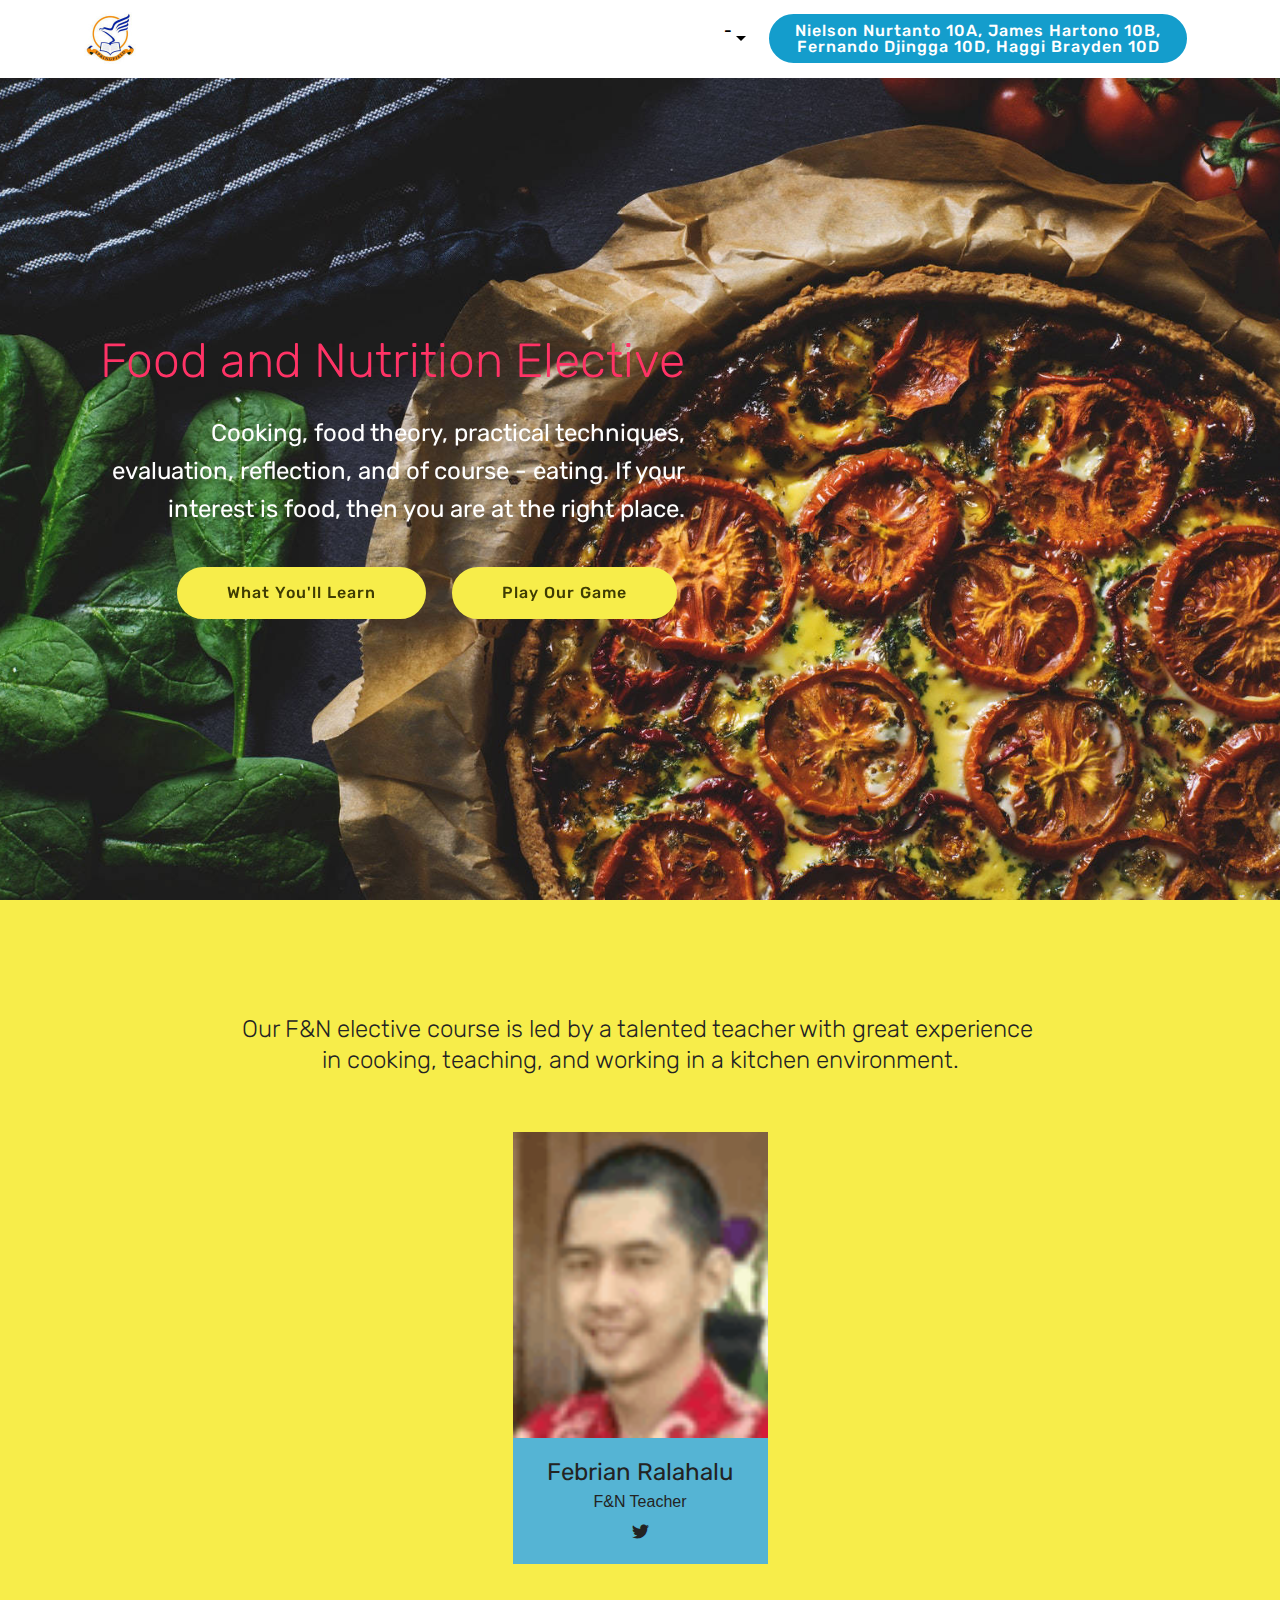
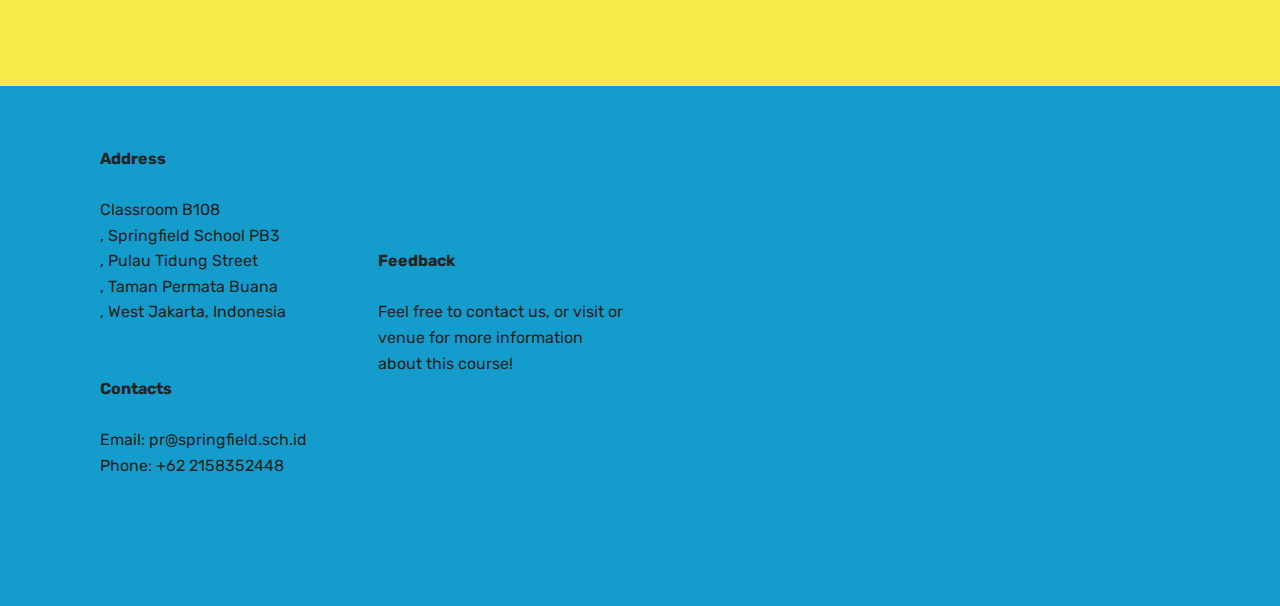
<file: index.html>
<!DOCTYPE html>
<html >
<head>
  <!-- Site made with Mobirise Website Builder v4.6.7, https://mobirise.com -->
  <meta charset="UTF-8">
  <meta http-equiv="X-UA-Compatible" content="IE=edge">
  <meta name="generator" content="Mobirise v4.6.7, mobirise.com">
  <meta name="viewport" content="width=device-width, initial-scale=1, minimum-scale=1">
  <link rel="shortcut icon" href="assets/images/springfield-122x122.jpg" type="image/x-icon">
  <meta name="description" content="">
  <title>Home</title>
  <link rel="stylesheet" href="assets/tether/tether.min.css">
  <link rel="stylesheet" href="assets/bootstrap/css/bootstrap.min.css">
  <link rel="stylesheet" href="assets/bootstrap/css/bootstrap-grid.min.css">
  <link rel="stylesheet" href="assets/bootstrap/css/bootstrap-reboot.min.css">
  <link rel="stylesheet" href="assets/dropdown/css/style.css">
  <link rel="stylesheet" href="assets/socicon/css/styles.css">
  <link rel="stylesheet" href="assets/theme/css/style.css">
  <link rel="stylesheet" href="assets/mobirise/css/mbr-additional.css" type="text/css">
  
  
  
</head>
<body>
  <section class="menu cid-qQnVnpx4Bq" once="menu" id="menu2-0">

    

    <nav class="navbar navbar-expand beta-menu navbar-dropdown align-items-center navbar-fixed-top navbar-toggleable-sm">
        <button class="navbar-toggler navbar-toggler-right" type="button" data-toggle="collapse" data-target="#navbarSupportedContent" aria-controls="navbarSupportedContent" aria-expanded="false" aria-label="Toggle navigation">
            <div class="hamburger">
                <span></span>
                <span></span>
                <span></span>
                <span></span>
            </div>
        </button>
        <div class="menu-logo">
            <div class="navbar-brand">
                <span class="navbar-logo">
                    <a href="https://mobirise.com">
                        <img src="assets/images/springfield-122x122.jpg" alt="Mobirise" title="" style="height: 3.8rem;">
                    </a>
                </span>
                
            </div>
        </div>
        <div class="collapse navbar-collapse" id="navbarSupportedContent">
            <ul class="navbar-nav nav-dropdown" data-app-modern-menu="true"><li class="nav-item dropdown">
                    <a class="nav-link link text-black dropdown-toggle display-4" href="https://mobirise.com" data-toggle="dropdown-submenu" aria-expanded="false">-<br><br></a><div class="dropdown-menu"><div class="dropdown"><a class="text-black dropdown-item dropdown-toggle display-4" href="https://mobirise.com" data-toggle="dropdown-submenu" aria-expanded="false">New Item</a><div class="dropdown-menu dropdown-submenu"><a class="text-black dropdown-item display-4" href="https://mobirise.com">New Item</a></div></div></div>
                </li></ul>
            <div class="navbar-buttons mbr-section-btn"><a class="btn btn-sm btn-primary display-4" href="tel:+1-234-567-8901">Nielson Nurtanto 10A, James Hartono 10B, <br>Fernando Djingga 10D, Haggi Brayden 10D
                    </a></div>
        </div>
    </nav>
</section>

<section class="engine"><a href="https://mobirise.ws/b">best free web site creator</a></section><section class="header7 cid-qQoPWr5JuZ mbr-fullscreen mbr-parallax-background" id="header7-1n">

    

    

    <div class="container">
        <div class="media-container-row">

            <div class="media-content align-right">
                <h1 class="mbr-section-title mbr-white pb-3 mbr-fonts-style display-2">
                    <br>Food and Nutrition Elective</h1>
                <div class="mbr-section-text mbr-white pb-3">
                    <p class="mbr-text mbr-fonts-style display-5">
                        Cooking, food theory, practical techniques, evaluation, reflection, and of course - eating. If your interest is food, then you are at the right place. 
                    </p>
                </div>
                <div class="mbr-section-btn"><a class="btn btn-md btn-success display-4" href="page1.html">What You'll Learn</a>
                        <a class="btn btn-md btn-success display-4" href="https://www.touchdevelop.com/dwrxey" target="_blank">Play Our Game</a></div>
            </div>

            <div class="mbr-figure" style="width: 80%;"><iframe class="mbr-embedded-video" src="https://www.youtube.com/embed/wPelQyGmed0?rel=0&amp;amp;showinfo=0&amp;autoplay=0&amp;loop=0" width="1280" height="720" frameborder="0" allowfullscreen></iframe></div>

        </div>
    </div>
</section>

<section class="features16 cid-qQoQuxAMdc" id="features16-1p">
    
    
    
    <div class="container align-center">
        <h2 class="pb-3 mbr-fonts-style mbr-section-title display-2"></h2>
        <h3 class="pb-5 mbr-section-subtitle mbr-fonts-style mbr-light display-5">Our F&amp;N elective course is led by a talented teacher with great experience&nbsp;<div>in cooking, teaching, and working in a kitchen environment.</div></h3>
        <div class="row media-row">
            
        <div class="team-item col-lg-3 col-md-6">
                <div class="item-image">
                    <img src="assets/images/screen-shot-2018-04-27-at-5.55.56-am-75x90.png" alt="" title="">
                </div>
                <div class="item-caption py-3">
                    <div class="item-name px-2">
                        <p class="mbr-fonts-style display-5">
                           Febrian Ralahalu</p>
                    </div>
                    <div class="item-role px-2">
                        <p>F&amp;N Teacher</p>
                    </div>
                    <div class="item-social pt-2">
                        <a href="https://twitter.com/mobirise" target="_blank">
                            <span class="p-1 socicon-twitter socicon mbr-iconfont mbr-iconfont-social"></span>
                        </a>
                        <a href="https://www.facebook.com/pages/Mobirise/1616226671953247" target="_blank">
                            
                        </a>
                        <a href="https://plus.google.com/u/0/+Mobirise" target="_blank">
                            
                        </a>
                        <a href="https://www.linkedin.com/in/mobirise" target="_blank">
                            
                        </a>
                        <a href="https://www.instagram.com/mobirise/" target="_blank">
                            
                        </a>
                        <a href="https://www.youtube.com/channel/UCt_tncVAetpK5JeM8L-8jyw" target="_blank">    
                            
                        </a>
                    </div>
                </div>
            </div></div>    
    </div>
</section>

<section class="cid-qQoQqToRol" id="footer2-1o">

    

    

    <div class="container">
        <div class="media-container-row content mbr-white">
            <div class="col-12 col-md-3 mbr-fonts-style display-7">
                <p class="mbr-text">
                    <strong>Address</strong>
                    <br>
                    <br>Classroom B108<br>, Springfield School PB3<br>, Pulau Tidung Street<br>, Taman Permata Buana<br>, West Jakarta, Indonesia<br><br><br><strong>Contacts</strong>
                    <br>
                    <br>Email: pr@springfield.sch.id <br>Phone: +62 2158352448&nbsp;<br></p>
            </div>
            <div class="col-12 col-md-3 mbr-fonts-style display-7">
                <p class="mbr-text"><br><br><br><br><strong>Feedback</strong>
<br><br>Feel free to contact us, or visit or venue for more information about this course!<br><br></p>
            </div>
            <div class="col-12 col-md-6">
                <div class="google-map"><iframe frameborder="0" style="border:0" src="https://www.google.com/maps/embed/v1/place?key=AIzaSyA0Dx_boXQiwvdz8sJHoYeZNVTdoWONYkU&amp;q=place_id:ChIJQQ_Zy5f3aS4RY_9ETp7VRW4" allowfullscreen=""></iframe></div>
            </div>
        </div>
        
    </div>
</section>


  <script src="assets/web/assets/jquery/jquery.min.js"></script>
  <script src="assets/popper/popper.min.js"></script>
  <script src="assets/tether/tether.min.js"></script>
  <script src="assets/bootstrap/js/bootstrap.min.js"></script>
  <script src="assets/smoothscroll/smooth-scroll.js"></script>
  <script src="assets/dropdown/js/script.min.js"></script>
  <script src="assets/touchswipe/jquery.touch-swipe.min.js"></script>
  <script src="assets/parallax/jarallax.min.js"></script>
  <script src="assets/theme/js/script.js"></script>
  
  
</body>
</html>
</file>
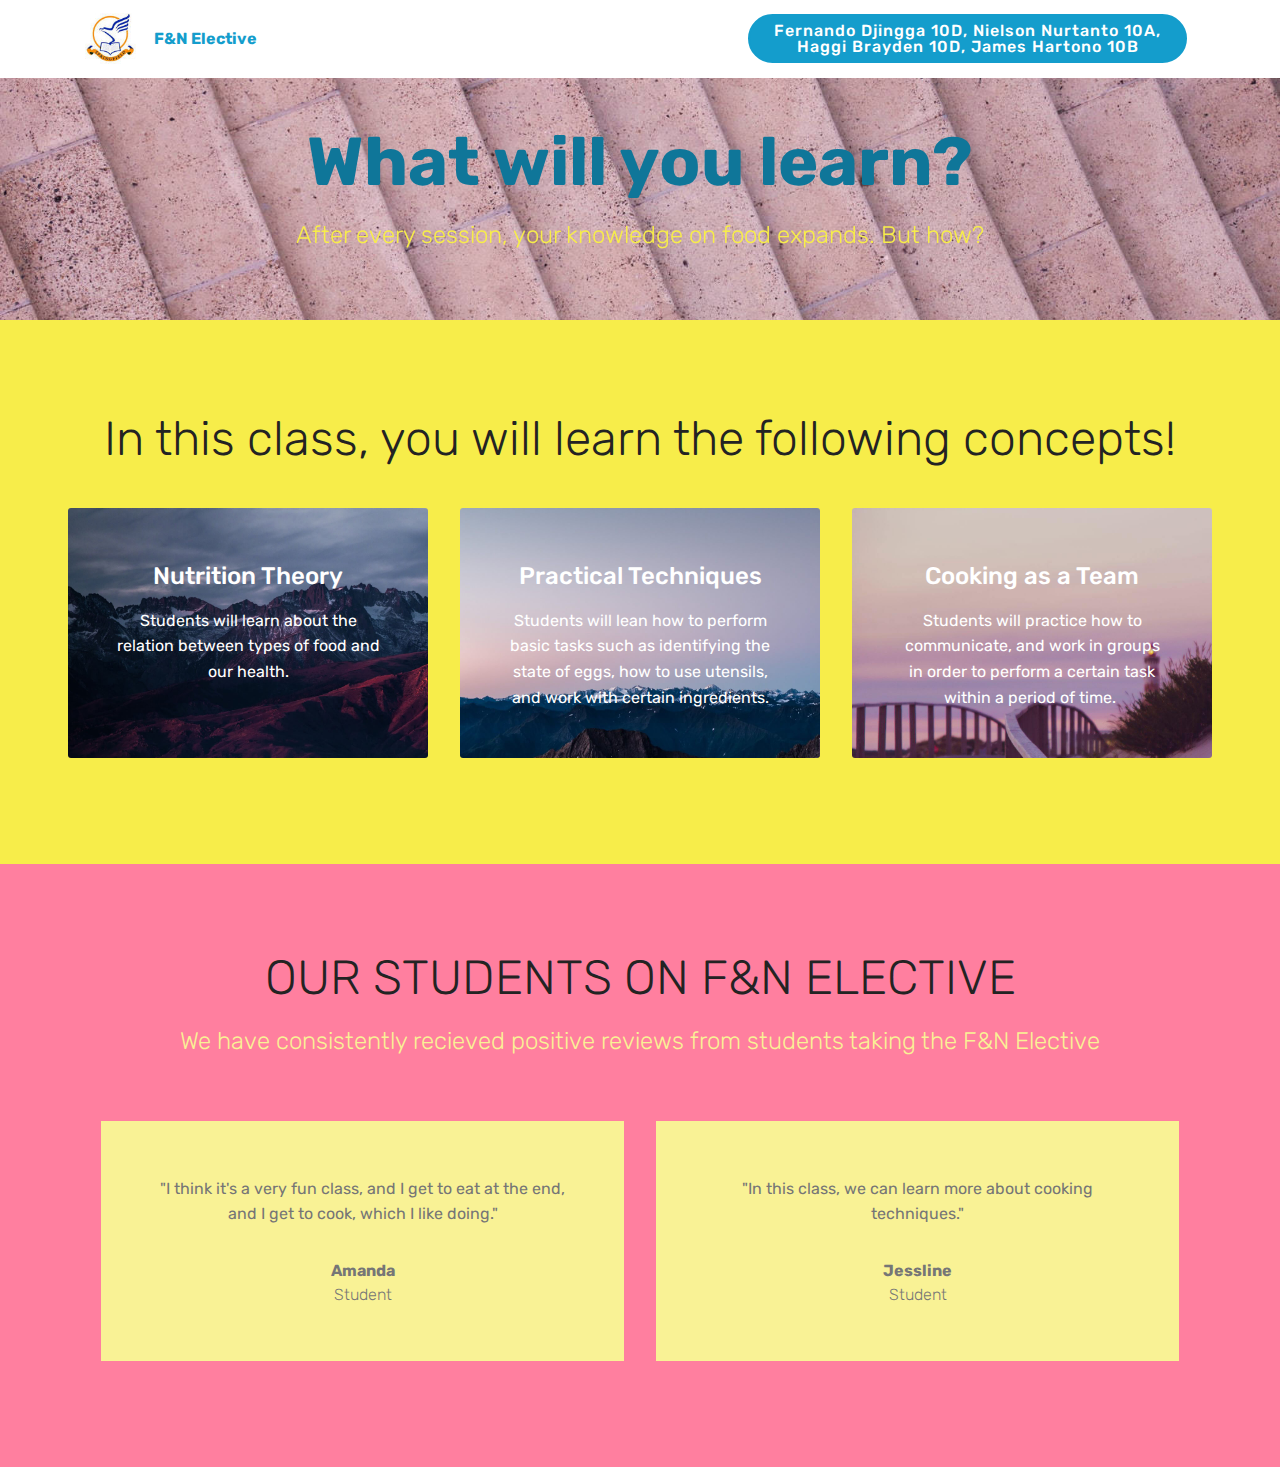
<file: page1.html>
<!DOCTYPE html>
<html >
<head>
  <!-- Site made with Mobirise Website Builder v4.6.7, https://mobirise.com -->
  <meta charset="UTF-8">
  <meta http-equiv="X-UA-Compatible" content="IE=edge">
  <meta name="generator" content="Mobirise v4.6.7, mobirise.com">
  <meta name="viewport" content="width=device-width, initial-scale=1, minimum-scale=1">
  <link rel="shortcut icon" href="assets/images/springfield-122x122.jpg" type="image/x-icon">
  <meta name="description" content="Web Site Builder Description">
  <title>Description of Elective</title>
  <link rel="stylesheet" href="assets/tether/tether.min.css">
  <link rel="stylesheet" href="assets/bootstrap/css/bootstrap.min.css">
  <link rel="stylesheet" href="assets/bootstrap/css/bootstrap-grid.min.css">
  <link rel="stylesheet" href="assets/bootstrap/css/bootstrap-reboot.min.css">
  <link rel="stylesheet" href="assets/dropdown/css/style.css">
  <link rel="stylesheet" href="assets/theme/css/style.css">
  <link rel="stylesheet" href="assets/mobirise/css/mbr-additional.css" type="text/css">
  
  
  
</head>
<body>
  <section class="menu cid-qO2bn0PuQ4" once="menu" id="menu1-y">

    

    <nav class="navbar navbar-expand beta-menu navbar-dropdown align-items-center navbar-fixed-top navbar-toggleable-sm">
        <button class="navbar-toggler navbar-toggler-right" type="button" data-toggle="collapse" data-target="#navbarSupportedContent" aria-controls="navbarSupportedContent" aria-expanded="false" aria-label="Toggle navigation">
            <div class="hamburger">
                <span></span>
                <span></span>
                <span></span>
                <span></span>
            </div>
        </button>
        <div class="menu-logo">
            <div class="navbar-brand">
                <span class="navbar-logo">
                    <a href="https://mobirise.com">
                         <img src="assets/images/springfield-96x96.jpg" alt="Mobirise" title="" style="height: 3.8rem;">
                    </a>
                </span>
                <span class="navbar-caption-wrap"><a class="navbar-caption text-primary display-7" href="https://mobirise.com">F&amp;N Elective</a></span>
            </div>
        </div>
        <div class="collapse navbar-collapse" id="navbarSupportedContent">
            <ul class="navbar-nav nav-dropdown" data-app-modern-menu="true"><li class="nav-item">
                    <a class="nav-link link text-white display-4" href="https://mobirise.com">
                        </a>
                </li></ul>
            <div class="navbar-buttons mbr-section-btn"><a class="btn btn-sm btn-primary display-4" href="https://mobirise.com">Fernando Djingga 10D, Nielson Nurtanto 10A, <br>Haggi Brayden 10D, James Hartono 10B</a></div>
        </div>
    </nav>
</section>

<section class="engine"><a href="https://mobirise.ws/g">create free website</a></section><section class="mbr-section content5 cid-qQn1oWcLQp mbr-parallax-background" id="content5-18">

    

    

    <div class="container">
        <div class="media-container-row">
            <div class="title col-12 col-md-8">
                <h2 class="align-center mbr-bold mbr-white pb-3 mbr-fonts-style display-1"><br>What will you learn?</h2>
                <h3 class="mbr-section-subtitle align-center mbr-light mbr-white pb-3 mbr-fonts-style display-5">After every session, your knowledge on food expands. But how?</h3>
                
                
            </div>
        </div>
    </div>
</section>

<section class="features13 cid-qQngO8OHtM" id="features13-1k">

    

    
    <div class="container">
        <h2 class="mbr-section-title pb-3 mbr-fonts-style display-2">In this class, you will learn the following concepts!</h2>

        <div class="media-container-row container">
            <div class="card col-12 col-md-6 p-5 m-3 align-center col-lg-4">
                <div class="card-img">
                    <img src="assets/images/jumbotron.jpg" alt="Mobirise">
                </div>
                <h4 class="card-title py-2 mbr-fonts-style display-5">Nutrition Theory</h4>
                <p class="mbr-text mbr-fonts-style display-7">Students will learn about the relation between types of food and our health.</p>
            </div>
            <div class="card col-12 col-md-6 p-5 m-3 align-center col-lg-4">
                <div class="card-img">
                    <img src="assets/images/jumbotron2.jpg" alt="Mobirise">
                </div>
                <h4 class="card-title py-2 mbr-fonts-style display-5">
                    Practical Techniques</h4>
                <p class="mbr-text mbr-fonts-style display-7">
                    Students will lean how to perform basic tasks such as identifying the state of eggs, how to use utensils, and work with certain ingredients.</p>
            </div>
            <div class="card col-12 col-md-6 p-5 m-3 align-center col-lg-4">
                <div class="card-img">
                    <img src="assets/images/background5.jpg" alt="Mobirise">
                </div>
                <h4 class="card-title py-2 mbr-fonts-style display-5">
                    Cooking as a Team</h4>
                <p class="mbr-text mbr-fonts-style display-7">
                    Students will practice how to communicate, and work in groups in order to perform a certain task within a period of time.&nbsp;</p>
            </div>    
        </div>
</div></section>

<section class="testimonials1 cid-qQn7C4Wp9E" id="testimonials1-1c">

    

    
    <div class="container">
        <div class="media-container-row">
            <div class="title col-12 align-center">
                <h2 class="pb-3 mbr-fonts-style display-2">
                    OUR STUDENTS ON F&amp;N ELECTIVE</h2>
                <h3 class="mbr-section-subtitle mbr-light pb-3 mbr-fonts-style display-5">We have consistently recieved positive reviews from students taking the F&amp;N Elective</h3>
            </div>
        </div>
    </div>

    <div class="container pt-3 mt-2">
        <div class="media-container-row">
            <div class="mbr-testimonial p-3 align-center col-12 col-md-6">
                <div class="panel-item p-3">
                    <div class="card-block">
                        
                        <p class="mbr-text mbr-fonts-style display-7">"I think it's a very fun class, and I get to eat at the end, and I get to cook, which I like doing."</p>
                    </div>
                    <div class="card-footer">
                        <div class="mbr-author-name mbr-bold mbr-fonts-style display-7">
                             Amanda</div>
                        <small class="mbr-author-desc mbr-italic mbr-light mbr-fonts-style display-7">
                               Student</small>
                    </div>
                </div>
            </div>

            <div class="mbr-testimonial p-3 align-center col-12 col-md-6">
                <div class="panel-item p-3">
                    <div class="card-block">
                        
                        <p class="mbr-text mbr-fonts-style display-7">
                           "In this class, we can learn more about cooking techniques."</p>
                    </div>
                    <div class="card-footer">
                        <div class="mbr-author-name mbr-bold mbr-fonts-style display-7">Jessline</div>
                        <small class="mbr-author-desc mbr-italic mbr-light mbr-fonts-style display-7">
                               Student</small>
                    </div>
                </div>
            </div>

            

            

            

            
        </div>
    </div>   
</section>


  <script src="assets/web/assets/jquery/jquery.min.js"></script>
  <script src="assets/popper/popper.min.js"></script>
  <script src="assets/tether/tether.min.js"></script>
  <script src="assets/bootstrap/js/bootstrap.min.js"></script>
  <script src="assets/smoothscroll/smooth-scroll.js"></script>
  <script src="assets/dropdown/js/script.min.js"></script>
  <script src="assets/touchswipe/jquery.touch-swipe.min.js"></script>
  <script src="assets/parallax/jarallax.min.js"></script>
  <script src="assets/theme/js/script.js"></script>
  
  
</body>
</html>
</file>
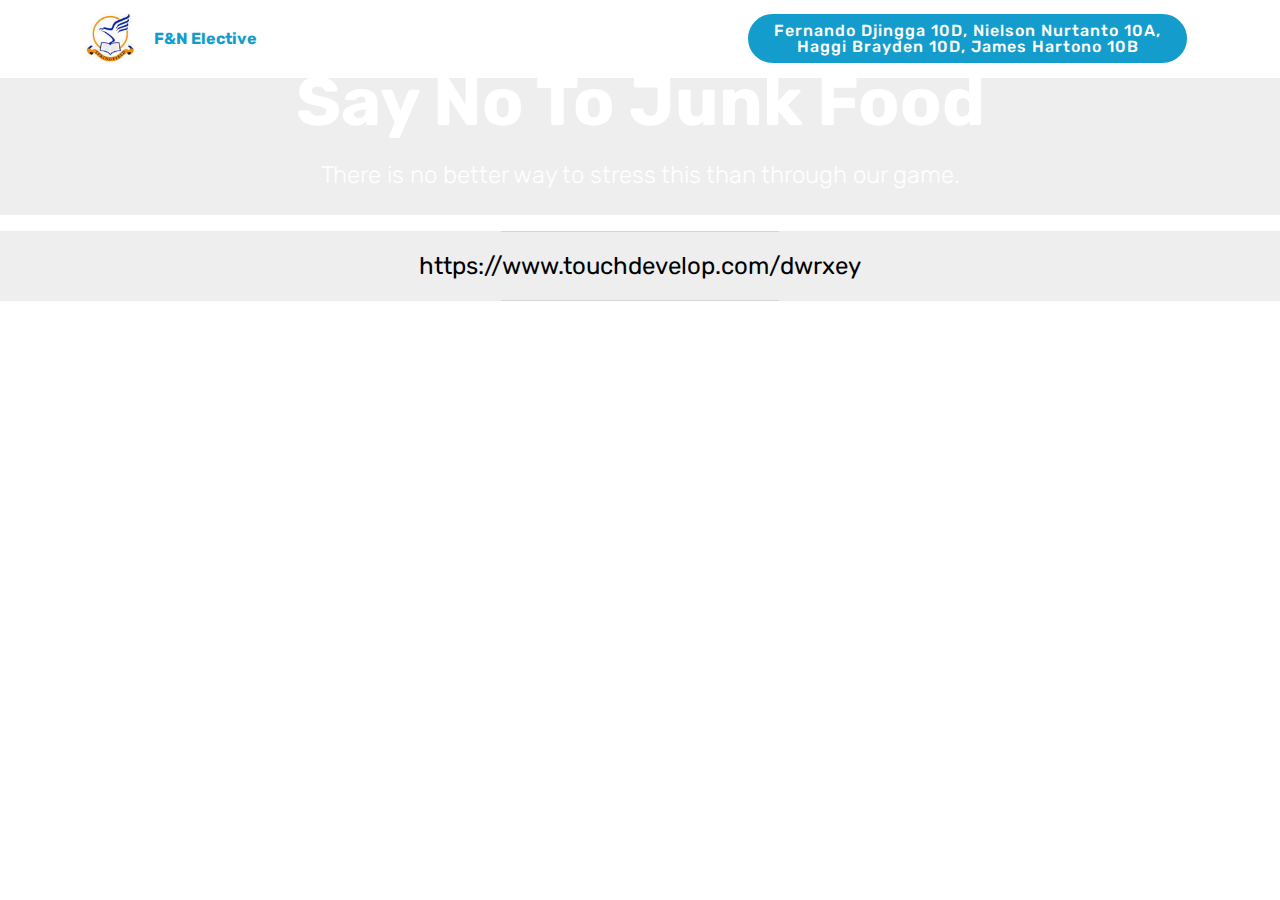
<file: page2.html>
<!DOCTYPE html>
<html >
<head>
  <!-- Site made with Mobirise Website Builder v4.6.7, https://mobirise.com -->
  <meta charset="UTF-8">
  <meta http-equiv="X-UA-Compatible" content="IE=edge">
  <meta name="generator" content="Mobirise v4.6.7, mobirise.com">
  <meta name="viewport" content="width=device-width, initial-scale=1, minimum-scale=1">
  <link rel="shortcut icon" href="assets/images/springfield-96x96.jpg" type="image/x-icon">
  <meta name="description" content="Site Maker Description">
  <title>Page 3</title>
  <link rel="stylesheet" href="assets/tether/tether.min.css">
  <link rel="stylesheet" href="assets/bootstrap/css/bootstrap.min.css">
  <link rel="stylesheet" href="assets/bootstrap/css/bootstrap-grid.min.css">
  <link rel="stylesheet" href="assets/bootstrap/css/bootstrap-reboot.min.css">
  <link rel="stylesheet" href="assets/dropdown/css/style.css">
  <link rel="stylesheet" href="assets/theme/css/style.css">
  <link rel="stylesheet" href="assets/mobirise/css/mbr-additional.css" type="text/css">
  
  
  
</head>
<body>
  <section class="menu cid-qO2bn0PuQ4" once="menu" id="menu1-z">

    

    <nav class="navbar navbar-expand beta-menu navbar-dropdown align-items-center navbar-fixed-top navbar-toggleable-sm">
        <button class="navbar-toggler navbar-toggler-right" type="button" data-toggle="collapse" data-target="#navbarSupportedContent" aria-controls="navbarSupportedContent" aria-expanded="false" aria-label="Toggle navigation">
            <div class="hamburger">
                <span></span>
                <span></span>
                <span></span>
                <span></span>
            </div>
        </button>
        <div class="menu-logo">
            <div class="navbar-brand">
                <span class="navbar-logo">
                    <a href="https://mobirise.com">
                         <img src="assets/images/springfield-96x96.jpg" alt="Mobirise" title="" style="height: 3.8rem;">
                    </a>
                </span>
                <span class="navbar-caption-wrap"><a class="navbar-caption text-primary display-7" href="https://mobirise.com">F&amp;N Elective</a></span>
            </div>
        </div>
        <div class="collapse navbar-collapse" id="navbarSupportedContent">
            <ul class="navbar-nav nav-dropdown" data-app-modern-menu="true"><li class="nav-item">
                    <a class="nav-link link text-white display-4" href="https://mobirise.com">
                        </a>
                </li></ul>
            <div class="navbar-buttons mbr-section-btn"><a class="btn btn-sm btn-primary display-4" href="https://mobirise.com">Fernando Djingga 10D, Nielson Nurtanto 10A, <br>Haggi Brayden 10D, James Hartono 10B</a></div>
        </div>
    </nav>
</section>

<section class="engine"><a href="https://mobirise.ws">Mobirise</a></section><section class="mbr-section content5 cid-qQn3IxvPB5" id="content5-19">

    

    

    <div class="container">
        <div class="media-container-row">
            <div class="title col-12 col-md-8">
                <h2 class="align-center mbr-bold mbr-white pb-3 mbr-fonts-style display-1"><br>Say No To Junk Food</h2>
                <h3 class="mbr-section-subtitle align-center mbr-light mbr-white pb-3 mbr-fonts-style display-5">There is no better way to stress this than through our game.</h3>
                
                
            </div>
        </div>
    </div>
</section>

<section class="mbr-section article content9 cid-qQn6QY0uXa" id="content9-1b">
    
     

    <div class="container">
        <div class="inner-container" style="width: 100%;">
            <hr class="line" style="width: 25%;">
            <div class="section-text align-center mbr-fonts-style display-5"><a href="https://www.touchdevelop.com/dwrxey" class="text-black">https://www.touchdevelop.com/dwrxey</a></div>
            <hr class="line" style="width: 25%;">
        </div>
        </div>
</section>


  <script src="assets/web/assets/jquery/jquery.min.js"></script>
  <script src="assets/popper/popper.min.js"></script>
  <script src="assets/tether/tether.min.js"></script>
  <script src="assets/bootstrap/js/bootstrap.min.js"></script>
  <script src="assets/smoothscroll/smooth-scroll.js"></script>
  <script src="assets/dropdown/js/script.min.js"></script>
  <script src="assets/touchswipe/jquery.touch-swipe.min.js"></script>
  <script src="assets/theme/js/script.js"></script>
  
  
</body>
</html>
</file>
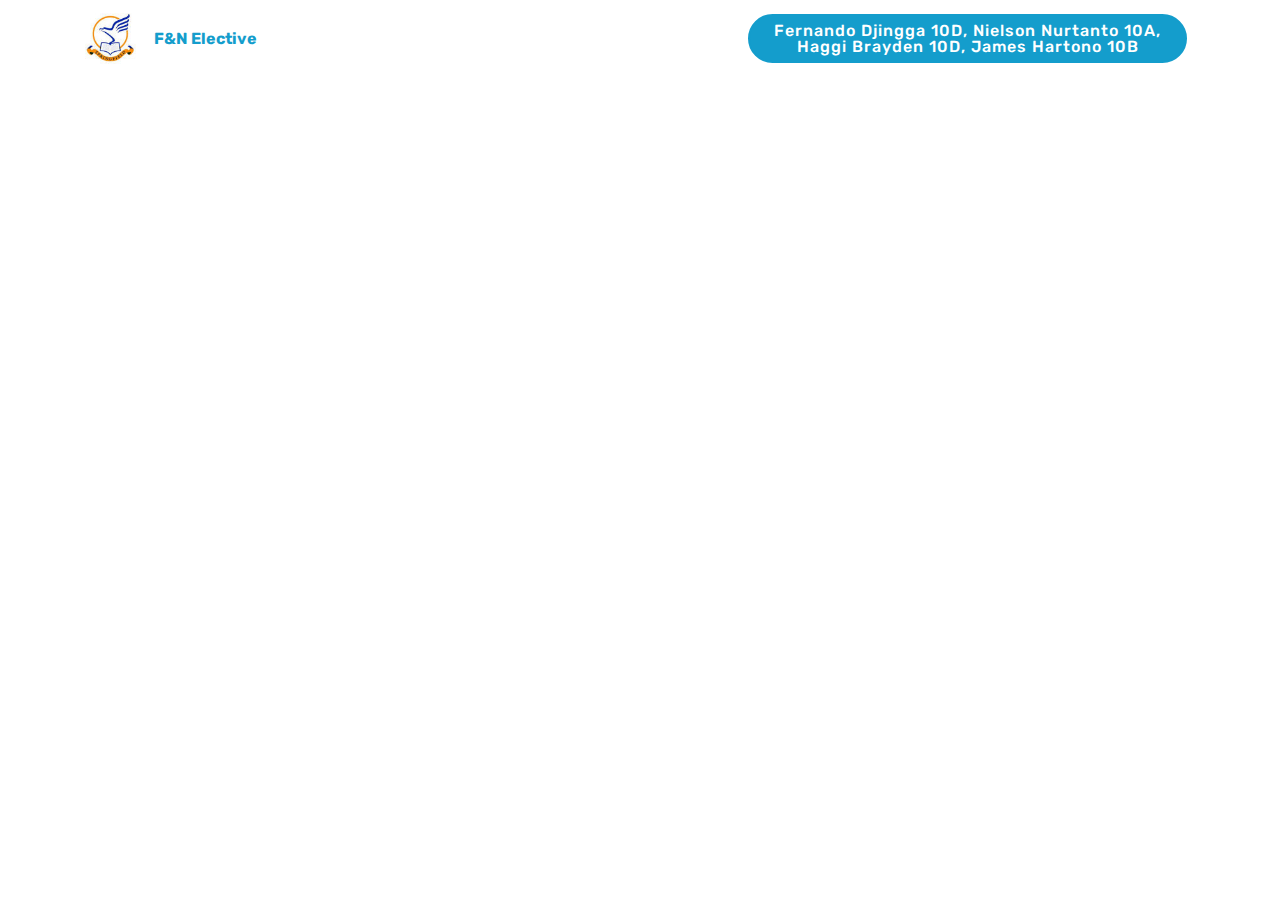
<file: page3.html>
<!DOCTYPE html>
<html >
<head>
  <!-- Site made with Mobirise Website Builder v4.6.7, https://mobirise.com -->
  <meta charset="UTF-8">
  <meta http-equiv="X-UA-Compatible" content="IE=edge">
  <meta name="generator" content="Mobirise v4.6.7, mobirise.com">
  <meta name="viewport" content="width=device-width, initial-scale=1, minimum-scale=1">
  <link rel="shortcut icon" href="assets/images/springfield-96x96.jpg" type="image/x-icon">
  <meta name="description" content="Website Creator Description">
  <title>Page 4</title>
  <link rel="stylesheet" href="assets/tether/tether.min.css">
  <link rel="stylesheet" href="assets/bootstrap/css/bootstrap.min.css">
  <link rel="stylesheet" href="assets/bootstrap/css/bootstrap-grid.min.css">
  <link rel="stylesheet" href="assets/bootstrap/css/bootstrap-reboot.min.css">
  <link rel="stylesheet" href="assets/dropdown/css/style.css">
  <link rel="stylesheet" href="assets/theme/css/style.css">
  <link rel="stylesheet" href="assets/mobirise/css/mbr-additional.css" type="text/css">
  
  
  
</head>
<body>
  <section class="menu cid-qO2bn0PuQ4" once="menu" id="menu1-10">

    

    <nav class="navbar navbar-expand beta-menu navbar-dropdown align-items-center navbar-fixed-top navbar-toggleable-sm">
        <button class="navbar-toggler navbar-toggler-right" type="button" data-toggle="collapse" data-target="#navbarSupportedContent" aria-controls="navbarSupportedContent" aria-expanded="false" aria-label="Toggle navigation">
            <div class="hamburger">
                <span></span>
                <span></span>
                <span></span>
                <span></span>
            </div>
        </button>
        <div class="menu-logo">
            <div class="navbar-brand">
                <span class="navbar-logo">
                    <a href="https://mobirise.com">
                         <img src="assets/images/springfield-96x96.jpg" alt="Mobirise" title="" style="height: 3.8rem;">
                    </a>
                </span>
                <span class="navbar-caption-wrap"><a class="navbar-caption text-primary display-7" href="https://mobirise.com">F&amp;N Elective</a></span>
            </div>
        </div>
        <div class="collapse navbar-collapse" id="navbarSupportedContent">
            <ul class="navbar-nav nav-dropdown" data-app-modern-menu="true"><li class="nav-item">
                    <a class="nav-link link text-white display-4" href="https://mobirise.com">
                        </a>
                </li></ul>
            <div class="navbar-buttons mbr-section-btn"><a class="btn btn-sm btn-primary display-4" href="https://mobirise.com">Fernando Djingga 10D, Nielson Nurtanto 10A, <br>Haggi Brayden 10D, James Hartono 10B</a></div>
        </div>
    </nav>
</section>


  <section class="engine"><a href="https://mobirise.ws/l">free html site maker</a></section><script src="assets/web/assets/jquery/jquery.min.js"></script>
  <script src="assets/popper/popper.min.js"></script>
  <script src="assets/tether/tether.min.js"></script>
  <script src="assets/bootstrap/js/bootstrap.min.js"></script>
  <script src="assets/smoothscroll/smooth-scroll.js"></script>
  <script src="assets/dropdown/js/script.min.js"></script>
  <script src="assets/touchswipe/jquery.touch-swipe.min.js"></script>
  <script src="assets/theme/js/script.js"></script>
  
  
</body>
</html>
</file>
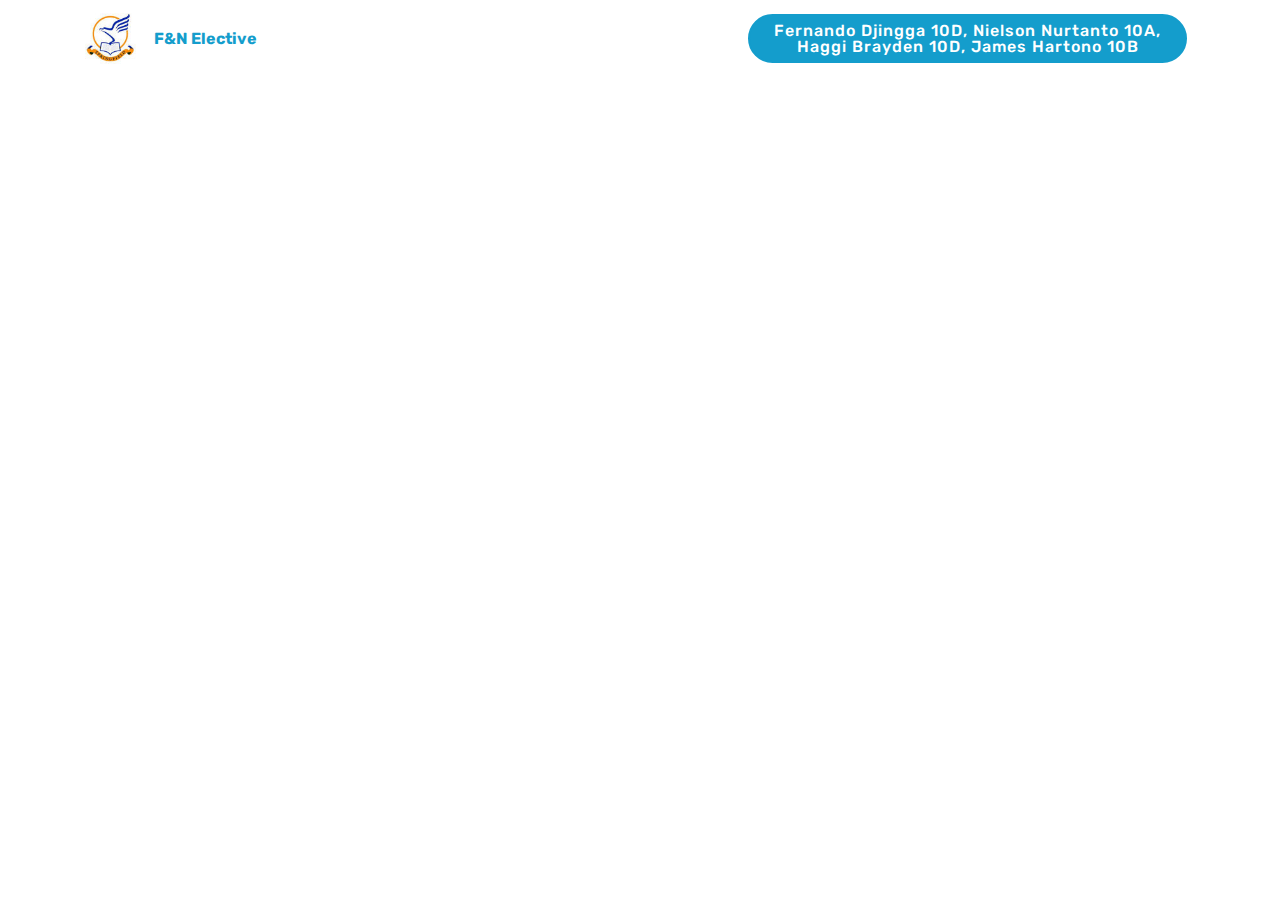
<file: page4.html>
<!DOCTYPE html>
<html >
<head>
  <!-- Site made with Mobirise Website Builder v4.6.7, https://mobirise.com -->
  <meta charset="UTF-8">
  <meta http-equiv="X-UA-Compatible" content="IE=edge">
  <meta name="generator" content="Mobirise v4.6.7, mobirise.com">
  <meta name="viewport" content="width=device-width, initial-scale=1, minimum-scale=1">
  <link rel="shortcut icon" href="assets/images/springfield-96x96.jpg" type="image/x-icon">
  <meta name="description" content="Web Builder Description">
  <title>Page 5</title>
  <link rel="stylesheet" href="assets/tether/tether.min.css">
  <link rel="stylesheet" href="assets/bootstrap/css/bootstrap.min.css">
  <link rel="stylesheet" href="assets/bootstrap/css/bootstrap-grid.min.css">
  <link rel="stylesheet" href="assets/bootstrap/css/bootstrap-reboot.min.css">
  <link rel="stylesheet" href="assets/dropdown/css/style.css">
  <link rel="stylesheet" href="assets/theme/css/style.css">
  <link rel="stylesheet" href="assets/mobirise/css/mbr-additional.css" type="text/css">
  
  
  
</head>
<body>
  <section class="menu cid-qO2bn0PuQ4" once="menu" id="menu1-11">

    

    <nav class="navbar navbar-expand beta-menu navbar-dropdown align-items-center navbar-fixed-top navbar-toggleable-sm">
        <button class="navbar-toggler navbar-toggler-right" type="button" data-toggle="collapse" data-target="#navbarSupportedContent" aria-controls="navbarSupportedContent" aria-expanded="false" aria-label="Toggle navigation">
            <div class="hamburger">
                <span></span>
                <span></span>
                <span></span>
                <span></span>
            </div>
        </button>
        <div class="menu-logo">
            <div class="navbar-brand">
                <span class="navbar-logo">
                    <a href="https://mobirise.com">
                         <img src="assets/images/springfield-96x96.jpg" alt="Mobirise" title="" style="height: 3.8rem;">
                    </a>
                </span>
                <span class="navbar-caption-wrap"><a class="navbar-caption text-primary display-7" href="https://mobirise.com">F&amp;N Elective</a></span>
            </div>
        </div>
        <div class="collapse navbar-collapse" id="navbarSupportedContent">
            <ul class="navbar-nav nav-dropdown" data-app-modern-menu="true"><li class="nav-item">
                    <a class="nav-link link text-white display-4" href="https://mobirise.com">
                        </a>
                </li></ul>
            <div class="navbar-buttons mbr-section-btn"><a class="btn btn-sm btn-primary display-4" href="https://mobirise.com">Fernando Djingga 10D, Nielson Nurtanto 10A, <br>Haggi Brayden 10D, James Hartono 10B</a></div>
        </div>
    </nav>
</section>


  <section class="engine"><a href="https://mobirise.ws/k">develop own website</a></section><script src="assets/web/assets/jquery/jquery.min.js"></script>
  <script src="assets/popper/popper.min.js"></script>
  <script src="assets/tether/tether.min.js"></script>
  <script src="assets/bootstrap/js/bootstrap.min.js"></script>
  <script src="assets/smoothscroll/smooth-scroll.js"></script>
  <script src="assets/dropdown/js/script.min.js"></script>
  <script src="assets/touchswipe/jquery.touch-swipe.min.js"></script>
  <script src="assets/theme/js/script.js"></script>
  
  
</body>
</html>
</file>
<file: assets/dropdown/css/style.css>
.navbar-dropdown {
  left: 0;
  padding: 0;
  position: absolute;
  right: 0;
  top: 0;
  transition: all 0.45s ease;
  z-index: 1030;
  background: #282828; }
  .navbar-dropdown .navbar-logo {
    margin-right: 0.8rem;
    transition: margin 0.3s ease-in-out;
    vertical-align: middle; }
    .navbar-dropdown .navbar-logo img {
      height: 3.125rem;
      transition: all 0.3s ease-in-out; }
    .navbar-dropdown .navbar-logo.mbr-iconfont {
      font-size: 3.125rem;
      line-height: 3.125rem; }
  .navbar-dropdown .navbar-caption {
    font-weight: 700;
    white-space: normal;
    vertical-align: -4px;
    line-height: 3.125rem !important; }
    .navbar-dropdown .navbar-caption, .navbar-dropdown .navbar-caption:hover {
      color: inherit;
      text-decoration: none; }
  .navbar-dropdown .mbr-iconfont + .navbar-caption {
    vertical-align: -1px; }
  .navbar-dropdown.navbar-fixed-top {
    position: fixed; }
  .navbar-dropdown .navbar-brand span {
    vertical-align: -4px; }
  .navbar-dropdown.bg-color.transparent {
    background: none; }
  .navbar-dropdown.navbar-short .navbar-brand {
    padding: 0.625rem 0; }
    .navbar-dropdown.navbar-short .navbar-brand span {
      vertical-align: -1px; }
  .navbar-dropdown.navbar-short .navbar-caption {
    line-height: 2.375rem !important;
    vertical-align: -2px; }
  .navbar-dropdown.navbar-short .navbar-logo {
    margin-right: 0.5rem; }
    .navbar-dropdown.navbar-short .navbar-logo img {
      height: 2.375rem; }
    .navbar-dropdown.navbar-short .navbar-logo.mbr-iconfont {
      font-size: 2.375rem;
      line-height: 2.375rem; }
  .navbar-dropdown.navbar-short .mbr-table-cell {
    height: 3.625rem; }
  .navbar-dropdown .navbar-close {
    left: 0.6875rem;
    position: fixed;
    top: 0.75rem;
    z-index: 1000; }
  .navbar-dropdown .hamburger-icon {
    content: "";
    display: inline-block;
    vertical-align: middle;
    width: 16px;
    -webkit-box-shadow: 0 -6px 0 1px #282828,0 0 0 1px #282828,0 6px 0 1px #282828;
    -moz-box-shadow: 0 -6px 0 1px #282828,0 0 0 1px #282828,0 6px 0 1px #282828;
    box-shadow: 0 -6px 0 1px #282828,0 0 0 1px #282828,0 6px 0 1px #282828; }

.dropdown-menu .dropdown-toggle[data-toggle="dropdown-submenu"]::after {
  border-bottom: 0.35em solid transparent;
  border-left: 0.35em solid;
  border-right: 0;
  border-top: 0.35em solid transparent;
  margin-left: 0.3rem; }

.dropdown-menu .dropdown-item:focus {
  outline: 0; }

.nav-dropdown {
  font-size: 0.75rem;
  font-weight: 500;
  height: auto !important; }
  .nav-dropdown .nav-btn {
    padding-left: 1rem; }
  .nav-dropdown .link {
    margin: .667em 1.667em;
    font-weight: 500;
    padding: 0;
    transition: color .2s ease-in-out; }
    .nav-dropdown .link.dropdown-toggle {
      margin-right: 2.583em; }
      .nav-dropdown .link.dropdown-toggle::after {
        margin-left: .25rem;
        border-top: 0.35em solid;
        border-right: 0.35em solid transparent;
        border-left: 0.35em solid transparent;
        border-bottom: 0; }
      .nav-dropdown .link.dropdown-toggle[aria-expanded="true"] {
        margin: 0;
        padding: 0.667em 3.263em  0.667em 1.667em; }
  .nav-dropdown .link::after,
  .nav-dropdown .dropdown-item::after {
    color: inherit; }
  .nav-dropdown .btn {
    font-size: 0.75rem;
    font-weight: 700;
    letter-spacing: 0;
    margin-bottom: 0;
    padding-left: 1.25rem;
    padding-right: 1.25rem; }
  .nav-dropdown .dropdown-menu {
    border-radius: 0;
    border: 0;
    left: 0;
    margin: 0;
    padding-bottom: 1.25rem;
    padding-top: 1.25rem;
    position: relative; }
  .nav-dropdown .dropdown-submenu {
    margin-left: 0.125rem;
    top: 0; }
  .nav-dropdown .dropdown-item {
    font-weight: 500;
    line-height: 2;
    padding: 0.3846em 4.615em 0.3846em 1.5385em;
    position: relative;
    transition: color .2s ease-in-out, background-color .2s ease-in-out; }
    .nav-dropdown .dropdown-item::after {
      margin-top: -0.3077em;
      position: absolute;
      right: 1.1538em;
      top: 50%; }
    .nav-dropdown .dropdown-item:focus, .nav-dropdown .dropdown-item:hover {
      background: none; }

@media (max-width: 767px) {
  .nav-dropdown.navbar-toggleable-sm {
    bottom: 0;
    display: none;
    left: 0;
    overflow-x: hidden;
    position: fixed;
    top: 0;
    transform: translateX(-100%);
    -ms-transform: translateX(-100%);
    -webkit-transform: translateX(-100%);
    width: 18.75rem;
    z-index: 999; } }
.nav-dropdown.navbar-toggleable-xl {
  bottom: 0;
  display: none;
  left: 0;
  overflow-x: hidden;
  position: fixed;
  top: 0;
  transform: translateX(-100%);
  -ms-transform: translateX(-100%);
  -webkit-transform: translateX(-100%);
  width: 18.75rem;
  z-index: 999; }

.nav-dropdown-sm {
  display: block !important;
  overflow-x: hidden;
  overflow: auto;
  padding-top: 3.875rem; }
  .nav-dropdown-sm::after {
    content: "";
    display: block;
    height: 3rem;
    width: 100%; }
  .nav-dropdown-sm.collapse.in ~ .navbar-close {
    display: block !important; }
  .nav-dropdown-sm.collapsing, .nav-dropdown-sm.collapse.in {
    transform: translateX(0);
    -ms-transform: translateX(0);
    -webkit-transform: translateX(0);
    transition: all 0.25s ease-out;
    -webkit-transition: all 0.25s ease-out;
    background: #282828; }
  .nav-dropdown-sm.collapsing[aria-expanded="false"] {
    transform: translateX(-100%);
    -ms-transform: translateX(-100%);
    -webkit-transform: translateX(-100%); }
  .nav-dropdown-sm .nav-item {
    display: block;
    margin-left: 0 !important;
    padding-left: 0; }
  .nav-dropdown-sm .link,
  .nav-dropdown-sm .dropdown-item {
    border-top: 1px dotted rgba(255, 255, 255, 0.1);
    font-size: 0.8125rem;
    line-height: 1.6;
    margin: 0 !important;
    padding: 0.875rem 2.4rem 0.875rem 1.5625rem !important;
    position: relative;
    white-space: normal; }
    .nav-dropdown-sm .link:focus, .nav-dropdown-sm .link:hover,
    .nav-dropdown-sm .dropdown-item:focus,
    .nav-dropdown-sm .dropdown-item:hover {
      background: rgba(0, 0, 0, 0.2) !important;
      color: #c0a375; }
  .nav-dropdown-sm .nav-btn {
    position: relative;
    padding: 1.5625rem 1.5625rem 0 1.5625rem; }
    .nav-dropdown-sm .nav-btn::before {
      border-top: 1px dotted rgba(255, 255, 255, 0.1);
      content: "";
      left: 0;
      position: absolute;
      top: 0;
      width: 100%; }
    .nav-dropdown-sm .nav-btn + .nav-btn {
      padding-top: 0.625rem; }
      .nav-dropdown-sm .nav-btn + .nav-btn::before {
        display: none; }
  .nav-dropdown-sm .btn {
    padding: 0.625rem 0; }
  .nav-dropdown-sm .dropdown-toggle[data-toggle="dropdown-submenu"]::after {
    margin-left: .25rem;
    border-top: 0.35em solid;
    border-right: 0.35em solid transparent;
    border-left: 0.35em solid transparent;
    border-bottom: 0; }
  .nav-dropdown-sm .dropdown-toggle[data-toggle="dropdown-submenu"][aria-expanded="true"]::after {
    border-top: 0;
    border-right: 0.35em solid transparent;
    border-left: 0.35em solid transparent;
    border-bottom: 0.35em solid; }
  .nav-dropdown-sm .dropdown-menu {
    margin: 0;
    padding: 0;
    position: relative;
    top: 0;
    left: 0;
    width: 100%;
    border: 0;
    float: none;
    border-radius: 0;
    background: none; }
  .nav-dropdown-sm .dropdown-submenu {
    left: 100%;
    margin-left: 0.125rem;
    margin-top: -1.25rem;
    top: 0; }

.navbar-toggleable-sm .nav-dropdown .dropdown-menu {
  position: absolute; }

.navbar-toggleable-sm .nav-dropdown .dropdown-submenu {
  left: 100%;
  margin-left: 0.125rem;
  margin-top: -1.25rem;
  top: 0; }

.navbar-toggleable-sm.opened .nav-dropdown .dropdown-menu {
  position: relative; }

.navbar-toggleable-sm.opened .nav-dropdown .dropdown-submenu {
  left: 0;
  margin-left: 00rem;
  margin-top: 0rem;
  top: 0; }

.is-builder .nav-dropdown.collapsing {
  transition: none !important; }

/*# sourceMappingURL=style.css.map */
</file>
<file: assets/socicon/css/styles.css>
@charset "UTF-8";

@font-face {
  font-family: "socicon";
  src:url("../fonts/socicon.eot");
  src:url("../fonts/socicon.eot?#iefix") format("embedded-opentype"),
    url("../fonts/socicon.woff") format("woff"),
    url("../fonts/socicon.ttf") format("truetype"),
    url("../fonts/socicon.svg#socicon") format("svg");
  font-weight: normal;
  font-style: normal;

}

[data-icon]:before {
  font-family: "socicon" !important;
  content: attr(data-icon);
  font-style: normal !important;
  font-weight: normal !important;
  font-variant: normal !important;
  text-transform: none !important;
  speak: none;
  line-height: 1;
  -webkit-font-smoothing: antialiased;
  -moz-osx-font-smoothing: grayscale;
}

[class^="socicon-"]:before,
[class*=" socicon-"]:before {
  font-family: "socicon" !important;
  font-style: normal !important;
  font-weight: normal !important;
  font-variant: normal !important;
  text-transform: none !important;
  speak: none;
  line-height: 1;
  -webkit-font-smoothing: antialiased;
  -moz-osx-font-smoothing: grayscale;
}

.socicon-modelmayhem:before {
  content: "\e000";
}
.socicon-mixcloud:before {
  content: "\e001";
}
.socicon-drupal:before {
  content: "\e002";
}
.socicon-swarm:before {
  content: "\e003";
}
.socicon-istock:before {
  content: "\e004";
}
.socicon-yammer:before {
  content: "\e005";
}
.socicon-ello:before {
  content: "\e006";
}
.socicon-stackoverflow:before {
  content: "\e007";
}
.socicon-persona:before {
  content: "\e008";
}
.socicon-triplej:before {
  content: "\e009";
}
.socicon-houzz:before {
  content: "\e00a";
}
.socicon-rss:before {
  content: "\e00b";
}
.socicon-paypal:before {
  content: "\e00c";
}
.socicon-odnoklassniki:before {
  content: "\e00d";
}
.socicon-airbnb:before {
  content: "\e00e";
}
.socicon-periscope:before {
  content: "\e00f";
}
.socicon-outlook:before {
  content: "\e010";
}
.socicon-coderwall:before {
  content: "\e011";
}
.socicon-tripadvisor:before {
  content: "\e012";
}
.socicon-appnet:before {
  content: "\e013";
}
.socicon-goodreads:before {
  content: "\e014";
}
.socicon-tripit:before {
  content: "\e015";
}
.socicon-lanyrd:before {
  content: "\e016";
}
.socicon-slideshare:before {
  content: "\e017";
}
.socicon-buffer:before {
  content: "\e018";
}
.socicon-disqus:before {
  content: "\e019";
}
.socicon-vkontakte:before {
  content: "\e01a";
}
.socicon-whatsapp:before {
  content: "\e01b";
}
.socicon-patreon:before {
  content: "\e01c";
}
.socicon-storehouse:before {
  content: "\e01d";
}
.socicon-pocket:before {
  content: "\e01e";
}
.socicon-mail:before {
  content: "\e01f";
}
.socicon-blogger:before {
  content: "\e020";
}
.socicon-technorati:before {
  content: "\e021";
}
.socicon-reddit:before {
  content: "\e022";
}
.socicon-dribbble:before {
  content: "\e023";
}
.socicon-stumbleupon:before {
  content: "\e024";
}
.socicon-digg:before {
  content: "\e025";
}
.socicon-envato:before {
  content: "\e026";
}
.socicon-behance:before {
  content: "\e027";
}
.socicon-delicious:before {
  content: "\e028";
}
.socicon-deviantart:before {
  content: "\e029";
}
.socicon-forrst:before {
  content: "\e02a";
}
.socicon-play:before {
  content: "\e02b";
}
.socicon-zerply:before {
  content: "\e02c";
}
.socicon-wikipedia:before {
  content: "\e02d";
}
.socicon-apple:before {
  content: "\e02e";
}
.socicon-flattr:before {
  content: "\e02f";
}
.socicon-github:before {
  content: "\e030";
}
.socicon-renren:before {
  content: "\e031";
}
.socicon-friendfeed:before {
  content: "\e032";
}
.socicon-newsvine:before {
  content: "\e033";
}
.socicon-identica:before {
  content: "\e034";
}
.socicon-bebo:before {
  content: "\e035";
}
.socicon-zynga:before {
  content: "\e036";
}
.socicon-steam:before {
  content: "\e037";
}
.socicon-xbox:before {
  content: "\e038";
}
.socicon-windows:before {
  content: "\e039";
}
.socicon-qq:before {
  content: "\e03a";
}
.socicon-douban:before {
  content: "\e03b";
}
.socicon-meetup:before {
  content: "\e03c";
}
.socicon-playstation:before {
  content: "\e03d";
}
.socicon-android:before {
  content: "\e03e";
}
.socicon-snapchat:before {
  content: "\e03f";
}
.socicon-twitter:before {
  content: "\e040";
}
.socicon-facebook:before {
  content: "\e041";
}
.socicon-googleplus:before {
  content: "\e042";
}
.socicon-pinterest:before {
  content: "\e043";
}
.socicon-foursquare:before {
  content: "\e044";
}
.socicon-yahoo:before {
  content: "\e045";
}
.socicon-skype:before {
  content: "\e046";
}
.socicon-yelp:before {
  content: "\e047";
}
.socicon-feedburner:before {
  content: "\e048";
}
.socicon-linkedin:before {
  content: "\e049";
}
.socicon-viadeo:before {
  content: "\e04a";
}
.socicon-xing:before {
  content: "\e04b";
}
.socicon-myspace:before {
  content: "\e04c";
}
.socicon-soundcloud:before {
  content: "\e04d";
}
.socicon-spotify:before {
  content: "\e04e";
}
.socicon-grooveshark:before {
  content: "\e04f";
}
.socicon-lastfm:before {
  content: "\e050";
}
.socicon-youtube:before {
  content: "\e051";
}
.socicon-vimeo:before {
  content: "\e052";
}
.socicon-dailymotion:before {
  content: "\e053";
}
.socicon-vine:before {
  content: "\e054";
}
.socicon-flickr:before {
  content: "\e055";
}
.socicon-500px:before {
  content: "\e056";
}
.socicon-wordpress:before {
  content: "\e058";
}
.socicon-tumblr:before {
  content: "\e059";
}
.socicon-twitch:before {
  content: "\e05a";
}
.socicon-8tracks:before {
  content: "\e05b";
}
.socicon-amazon:before {
  content: "\e05c";
}
.socicon-icq:before {
  content: "\e05d";
}
.socicon-smugmug:before {
  content: "\e05e";
}
.socicon-ravelry:before {
  content: "\e05f";
}
.socicon-weibo:before {
  content: "\e060";
}
.socicon-baidu:before {
  content: "\e061";
}
.socicon-angellist:before {
  content: "\e062";
}
.socicon-ebay:before {
  content: "\e063";
}
.socicon-imdb:before {
  content: "\e064";
}
.socicon-stayfriends:before {
  content: "\e065";
}
.socicon-residentadvisor:before {
  content: "\e066";
}
.socicon-google:before {
  content: "\e067";
}
.socicon-yandex:before {
  content: "\e068";
}
.socicon-sharethis:before {
  content: "\e069";
}
.socicon-bandcamp:before {
  content: "\e06a";
}
.socicon-itunes:before {
  content: "\e06b";
}
.socicon-deezer:before {
  content: "\e06c";
}
.socicon-telegram:before {
  content: "\e06e";
}
.socicon-openid:before {
  content: "\e06f";
}
.socicon-amplement:before {
  content: "\e070";
}
.socicon-viber:before {
  content: "\e071";
}
.socicon-zomato:before {
  content: "\e072";
}
.socicon-draugiem:before {
  content: "\e074";
}
.socicon-endomodo:before {
  content: "\e075";
}
.socicon-filmweb:before {
  content: "\e076";
}
.socicon-stackexchange:before {
  content: "\e077";
}
.socicon-wykop:before {
  content: "\e078";
}
.socicon-teamspeak:before {
  content: "\e079";
}
.socicon-teamviewer:before {
  content: "\e07a";
}
.socicon-ventrilo:before {
  content: "\e07b";
}
.socicon-younow:before {
  content: "\e07c";
}
.socicon-raidcall:before {
  content: "\e07d";
}
.socicon-mumble:before {
  content: "\e07e";
}
.socicon-medium:before {
  content: "\e06d";
}
.socicon-bebee:before {
  content: "\e07f";
}
.socicon-hitbox:before {
  content: "\e080";
}
.socicon-reverbnation:before {
  content: "\e081";
}
.socicon-formulr:before {
  content: "\e082";
}
.socicon-instagram:before {
  content: "\e057";
}
.socicon-battlenet:before {
  content: "\e083";
}
.socicon-chrome:before {
  content: "\e084";
}
.socicon-discord:before {
  content: "\e086";
}
.socicon-issuu:before {
  content: "\e087";
}
.socicon-macos:before {
  content: "\e088";
}
.socicon-firefox:before {
  content: "\e089";
}
.socicon-opera:before {
  content: "\e08d";
}
.socicon-keybase:before {
  content: "\e090";
}
.socicon-alliance:before {
  content: "\e091";
}
.socicon-livejournal:before {
  content: "\e092";
}
.socicon-googlephotos:before {
  content: "\e093";
}
.socicon-horde:before {
  content: "\e094";
}
.socicon-etsy:before {
  content: "\e095";
}
.socicon-zapier:before {
  content: "\e096";
}
.socicon-google-scholar:before {
  content: "\e097";
}
.socicon-researchgate:before {
  content: "\e098";
}
.socicon-wechat:before {
  content: "\e099";
}
.socicon-strava:before {
  content: "\e09a";
}
.socicon-line:before {
  content: "\e09b";
}
.socicon-lyft:before {
  content: "\e09c";
}
.socicon-uber:before {
  content: "\e09d";
}
.socicon-songkick:before {
  content: "\e09e";
}
.socicon-viewbug:before {
  content: "\e09f";
}
.socicon-googlegroups:before {
  content: "\e0a0";
}
.socicon-quora:before {
  content: "\e073";
}
.socicon-diablo:before {
  content: "\e085";
}
.socicon-blizzard:before {
  content: "\e0a1";
}
.socicon-hearthstone:before {
  content: "\e08b";
}
.socicon-heroes:before {
  content: "\e08a";
}
.socicon-overwatch:before {
  content: "\e08c";
}
.socicon-warcraft:before {
  content: "\e08e";
}
.socicon-starcraft:before {
  content: "\e08f";
}
.socicon-beam:before {
  content: "\e0a2";
}
.socicon-curse:before {
  content: "\e0a3";
}
.socicon-player:before {
  content: "\e0a4";
}
.socicon-streamjar:before {
  content: "\e0a5";
}
.socicon-nintendo:before {
  content: "\e0a6";
}
.socicon-hellocoton:before {
  content: "\e0a7";
}
</file>
<file: assets/theme/css/style.css>
/*!
 * Mobirise v4 theme (https://mobirise.com/)
 * Copyright 2017 Mobirise
 */
section {
  background-color: #eeeeee; }

section,
.container,
.container-fluid {
  position: relative;
  word-wrap: break-word; }

a.mbr-iconfont:hover {
  text-decoration: none; }

.article .lead p, .article .lead ul, .article .lead ol, .article .lead pre, .article .lead blockquote {
  margin-bottom: 0; }

a {
  font-style: normal;
  font-weight: 400;
  cursor: pointer; }
  a, a:hover {
    text-decoration: none; }

figure {
  margin-bottom: 0; }

body {
  color: #232323; }

h1, h2, h3, h4, h5, h6,
.h1, .h2, .h3, .h4, .h5, .h6,
.display-1, .display-2, .display-3, .display-4 {
  line-height: 1;
  word-break: break-word;
  word-wrap: break-word; }

b, strong {
  font-weight: bold; }

blockquote {
  padding: 10px 0 10px 20px;
  position: relative;
  border-left: 2px solid;
  border-color: #ff3366; }

input:-webkit-autofill, input:-webkit-autofill:hover, input:-webkit-autofill:focus, input:-webkit-autofill:active {
  transition-delay: 9999s;
  transition-property: background-color, color; }

textarea[type="hidden"] {
  display: none; }

body {
  position: relative; }

section {
  background-position: 50% 50%;
  background-repeat: no-repeat;
  background-size: cover; }
  section .mbr-background-video,
  section .mbr-background-video-preview {
    position: absolute;
    bottom: 0;
    left: 0;
    right: 0;
    top: 0; }

.hidden {
  visibility: hidden; }

.mbr-z-index20 {
  z-index: 20; }

/*! Base colors */
.mbr-white {
  color: #ffffff; }

.mbr-black {
  color: #000000; }

.mbr-bg-white {
  background-color: #ffffff; }

.mbr-bg-black {
  background-color: #000000; }

/*! Text-aligns */
.align-left {
  text-align: left; }

.align-center {
  text-align: center; }

.align-right {
  text-align: right; }

@media (max-width: 767px) {
  .align-left, .align-center, .align-right, .mbr-section-btn, .mbr-section-title {
    text-align: center; } }
/*! Font-weight  */
.mbr-light {
  font-weight: 300; }

.mbr-regular {
  font-weight: 400; }

.mbr-semibold {
  font-weight: 500; }

.mbr-bold {
  font-weight: 700; }

/*! Media  */
.media-size-item {
  -webkit-flex: 1 1 auto;
  -moz-flex: 1 1 auto;
  -ms-flex: 1 1 auto;
  -o-flex: 1 1 auto;
  flex: 1 1 auto; }

.media-content {
  -webkit-flex-basis: 100%;
  flex-basis: 100%; }

.media-container-row {
  display: -ms-flexbox;
  display: -webkit-flex;
  display: flex;
  -webkit-flex-direction: row;
  -ms-flex-direction: row;
  flex-direction: row;
  -webkit-flex-wrap: wrap;
  -ms-flex-wrap: wrap;
  flex-wrap: wrap;
  -webkit-justify-content: center;
  -ms-flex-pack: center;
  justify-content: center;
  -webkit-align-content: center;
  -ms-flex-line-pack: center;
  align-content: center;
  -webkit-align-items: start;
  -ms-flex-align: start;
  align-items: start; }
  .media-container-row .media-size-item {
    width: 400px; }

.media-container-column {
  display: -ms-flexbox;
  display: -webkit-flex;
  display: flex;
  -webkit-flex-direction: column;
  -ms-flex-direction: column;
  flex-direction: column;
  -webkit-flex-wrap: wrap;
  -ms-flex-wrap: wrap;
  flex-wrap: wrap;
  -webkit-justify-content: center;
  -ms-flex-pack: center;
  justify-content: center;
  -webkit-align-content: center;
  -ms-flex-line-pack: center;
  align-content: center;
  -webkit-align-items: stretch;
  -ms-flex-align: stretch;
  align-items: stretch; }
  .media-container-column > * {
    width: 100%; }

@media (min-width: 992px) {
  .media-container-row {
    -webkit-flex-wrap: nowrap;
    -ms-flex-wrap: nowrap;
    flex-wrap: nowrap; } }
figure {
  overflow: hidden; }

figure[mbr-media-size] {
  transition: width 0.1s; }

.mbr-figure img, .mbr-figure iframe {
  display: block;
  width: 100%; }

.card {
  background-color: transparent;
  border: none; }

.card-img {
  text-align: center;
  flex-shrink: 0; }

.media {
  max-width: 100%;
  margin: 0 auto; }

.mbr-figure {
  -ms-flex-item-align: center;
  -ms-grid-row-align: center;
  -webkit-align-self: center;
  align-self: center; }

.media-container > div {
  max-width: 100%; }

.mbr-figure img, .card-img img {
  width: 100%; }

@media (max-width: 991px) {
  .media-size-item {
    width: auto !important; }

  .media {
    width: auto; }

  .mbr-figure {
    width: 100% !important; } }
/*! Buttons */
.mbr-section-btn {
  margin-left: -.25rem;
  margin-right: -.25rem;
  font-size: 0; }

nav .mbr-section-btn {
  margin-left: 0rem;
  margin-right: 0rem; }

/*! Btn icon margin */
.btn .mbr-iconfont, .btn.btn-sm .mbr-iconfont {
  cursor: pointer;
  margin-right: 0.5rem; }

.btn.btn-md .mbr-iconfont, .btn.btn-md .mbr-iconfont {
  margin-right: 0.8rem; }

.mbr-regular {
  font-weight: 400; }

.mbr-semibold {
  font-weight: 500; }

.mbr-bold {
  font-weight: 700; }

[type="submit"] {
  -webkit-appearance: none; }

/*! Full-screen */
.mbr-fullscreen .mbr-overlay {
  min-height: 100vh; }

.mbr-fullscreen {
  display: flex;
  display: -webkit-flex;
  display: -moz-flex;
  display: -ms-flex;
  display: -o-flex;
  align-items: center;
  -webkit-align-items: center;
  min-height: 100vh;
  padding-top: 3rem;
  padding-bottom: 3rem; }

/*! Map */
.map {
  height: 25rem;
  position: relative; }
  .map iframe {
    width: 100%;
    height: 100%; }

/* Form */
.form-asterisk {
  font-family: initial;
  position: absolute;
  top: -2px;
  font-weight: normal; }

/*! Scroll to top arrow */
.mbr-arrow-up {
  bottom: 25px;
  right: 90px;
  position: fixed;
  text-align: right;
  z-index: 5000;
  color: #ffffff;
  font-size: 32px;
  transform: rotate(180deg);
  -webkit-transform: rotate(180deg); }

.mbr-arrow-up a {
  background: rgba(0, 0, 0, 0.2);
  border-radius: 3px;
  color: #fff;
  display: inline-block;
  height: 60px;
  width: 60px;
  outline-style: none !important;
  position: relative;
  text-decoration: none;
  transition: all .3s ease-in-out;
  cursor: pointer;
  text-align: center; }
  .mbr-arrow-up a:hover {
    background-color: rgba(0, 0, 0, 0.4); }
  .mbr-arrow-up a i {
    line-height: 60px; }

.mbr-arrow-up-icon {
  display: block;
  color: #fff; }

.mbr-arrow-up-icon::before {
  content: "\203a";
  display: inline-block;
  font-family: serif;
  font-size: 32px;
  line-height: 1;
  font-style: normal;
  position: relative;
  top: 6px;
  left: -4px;
  -webkit-transform: rotate(-90deg);
  transform: rotate(-90deg); }

/*! Arrow Down */
.mbr-arrow {
  position: absolute;
  bottom: 45px;
  left: 50%;
  width: 60px;
  height: 60px;
  cursor: pointer;
  background-color: rgba(80, 80, 80, 0.5);
  border-radius: 50%;
  -webkit-transform: translateX(-50%);
  transform: translateX(-50%); }
  .mbr-arrow > a {
    display: inline-block;
    text-decoration: none;
    outline-style: none;
    -webkit-animation: arrowdown 1.7s ease-in-out infinite;
    animation: arrowdown 1.7s ease-in-out infinite; }
    .mbr-arrow > a > i {
      position: absolute;
      top: -2px;
      left: 15px;
      font-size: 2rem; }

@keyframes arrowdown {
  0% {
    transform: translateY(0px);
    -webkit-transform: translateY(0px); }
  50% {
    transform: translateY(-5px);
    -webkit-transform: translateY(-5px); }
  100% {
    transform: translateY(0px);
    -webkit-transform: translateY(0px); } }
@-webkit-keyframes arrowdown {
  0% {
    transform: translateY(0px);
    -webkit-transform: translateY(0px); }
  50% {
    transform: translateY(-5px);
    -webkit-transform: translateY(-5px); }
  100% {
    transform: translateY(0px);
    -webkit-transform: translateY(0px); } }
@media (max-width: 500px) {
  .mbr-arrow-up {
    left: 50%;
    right: auto;
    transform: translateX(-50%) rotate(180deg);
    -webkit-transform: translateX(-50%) rotate(180deg); } }
/*Gradients animation*/
@keyframes gradient-animation {
  from {
    background-position: 0% 100%;
    animation-timing-function: ease-in-out; }
  to {
    background-position: 100% 0%;
    animation-timing-function: ease-in-out; } }
@-webkit-keyframes gradient-animation {
  from {
    background-position: 0% 100%;
    animation-timing-function: ease-in-out; }
  to {
    background-position: 100% 0%;
    animation-timing-function: ease-in-out; } }
.bg-gradient {
  background-size: 200% 200%;
  animation: gradient-animation 5s infinite alternate;
  -webkit-animation: gradient-animation 5s infinite alternate; }

.menu .navbar-brand {
  display: -webkit-flex; }
  .menu .navbar-brand span {
    display: flex;
    display: -webkit-flex; }
  .menu .navbar-brand .navbar-caption-wrap {
    display: -webkit-flex; }
  .menu .navbar-brand .navbar-logo img {
    display: -webkit-flex; }
@media (min-width: 768px) and (max-width: 991px) {
  .menu .navbar-toggleable-sm .navbar-nav {
    display: -webkit-box;
    display: -webkit-flex;
    display: -ms-flexbox; } }
@media (min-width: 992px) {
  .menu .navbar-nav.nav-dropdown {
    display: -webkit-flex; }
  .menu .navbar-toggleable-sm .navbar-collapse {
    display: -webkit-flex !important; } }

/*# sourceMappingURL=style.css.map */
.engine {
	position: absolute;
	text-indent: -2400px;
	text-align: center;
	padding: 0;
	top: 0;
	left: -2400px;
}
</file>
<file: assets/mobirise/css/mbr-additional.css>
@import url(https://fonts.googleapis.com/css?family=Rubik:300,300i,400,400i,500,500i,700,700i,900,900i);





body {
  font-style: normal;
  line-height: 1.5;
}
.mbr-section-title {
  font-style: normal;
  line-height: 1.2;
}
.mbr-section-subtitle {
  line-height: 1.3;
}
.mbr-text {
  font-style: normal;
  line-height: 1.6;
}
.display-1 {
  font-family: 'Rubik', sans-serif;
  font-size: 4.25rem;
}
.display-1 > .mbr-iconfont {
  font-size: 6.8rem;
}
.display-2 {
  font-family: 'Rubik', sans-serif;
  font-size: 3rem;
}
.display-2 > .mbr-iconfont {
  font-size: 4.8rem;
}
.display-4 {
  font-family: 'Rubik', sans-serif;
  font-size: 1rem;
}
.display-4 > .mbr-iconfont {
  font-size: 1.6rem;
}
.display-5 {
  font-family: 'Rubik', sans-serif;
  font-size: 1.5rem;
}
.display-5 > .mbr-iconfont {
  font-size: 2.4rem;
}
.display-7 {
  font-family: 'Rubik', sans-serif;
  font-size: 1rem;
}
.display-7 > .mbr-iconfont {
  font-size: 1.6rem;
}
/* ---- Fluid typography for mobile devices ---- */
/* 1.4 - font scale ratio ( bootstrap == 1.42857 ) */
/* 100vw - current viewport width */
/* (48 - 20)  48 == 48rem == 768px, 20 == 20rem == 320px(minimal supported viewport) */
/* 0.65 - min scale variable, may vary */
@media (max-width: 768px) {
  .display-1 {
    font-size: 3.4rem;
    font-size: calc( 2.1374999999999997rem + (4.25 - 2.1374999999999997) * ((100vw - 20rem) / (48 - 20)));
    line-height: calc( 1.4 * (2.1374999999999997rem + (4.25 - 2.1374999999999997) * ((100vw - 20rem) / (48 - 20))));
  }
  .display-2 {
    font-size: 2.4rem;
    font-size: calc( 1.7rem + (3 - 1.7) * ((100vw - 20rem) / (48 - 20)));
    line-height: calc( 1.4 * (1.7rem + (3 - 1.7) * ((100vw - 20rem) / (48 - 20))));
  }
  .display-4 {
    font-size: 0.8rem;
    font-size: calc( 1rem + (1 - 1) * ((100vw - 20rem) / (48 - 20)));
    line-height: calc( 1.4 * (1rem + (1 - 1) * ((100vw - 20rem) / (48 - 20))));
  }
  .display-5 {
    font-size: 1.2rem;
    font-size: calc( 1.175rem + (1.5 - 1.175) * ((100vw - 20rem) / (48 - 20)));
    line-height: calc( 1.4 * (1.175rem + (1.5 - 1.175) * ((100vw - 20rem) / (48 - 20))));
  }
}
/* Buttons */
.btn {
  font-weight: 500;
  border-width: 2px;
  font-style: normal;
  letter-spacing: 1px;
  margin: .4rem .8rem;
  white-space: normal;
  -webkit-transition: all 0.3s ease-in-out;
  -moz-transition: all 0.3s ease-in-out;
  transition: all 0.3s ease-in-out;
  padding: 1rem 3rem;
  border-radius: 3px;
  display: inline-flex;
  align-items: center;
  justify-content: center;
  word-break: break-word;
}
.btn-sm {
  font-weight: 500;
  letter-spacing: 1px;
  -webkit-transition: all 0.3s ease-in-out;
  -moz-transition: all 0.3s ease-in-out;
  transition: all 0.3s ease-in-out;
  padding: 0.6rem 1.5rem;
  border-radius: 3px;
}
.btn-md {
  font-weight: 500;
  letter-spacing: 1px;
  margin: .4rem .8rem !important;
  -webkit-transition: all 0.3s ease-in-out;
  -moz-transition: all 0.3s ease-in-out;
  transition: all 0.3s ease-in-out;
  padding: 1rem 3rem;
  border-radius: 3px;
}
.btn-lg {
  font-weight: 500;
  letter-spacing: 1px;
  margin: .4rem .8rem !important;
  -webkit-transition: all 0.3s ease-in-out;
  -moz-transition: all 0.3s ease-in-out;
  transition: all 0.3s ease-in-out;
  padding: 1.2rem 3.2rem;
  border-radius: 3px;
}
.bg-primary {
  background-color: #149dcc !important;
}
.bg-success {
  background-color: #f7ed4a !important;
}
.bg-info {
  background-color: #82786e !important;
}
.bg-warning {
  background-color: #879a9f !important;
}
.bg-danger {
  background-color: #b1a374 !important;
}
.btn-primary,
.btn-primary:active {
  background-color: #149dcc !important;
  border-color: #149dcc !important;
  color: #ffffff !important;
}
.btn-primary:hover,
.btn-primary:focus,
.btn-primary.focus,
.btn-primary.active {
  color: #ffffff !important;
  background-color: #0d6786 !important;
  border-color: #0d6786 !important;
}
.btn-primary.disabled,
.btn-primary:disabled {
  color: #ffffff !important;
  background-color: #0d6786 !important;
  border-color: #0d6786 !important;
}
.btn-secondary,
.btn-secondary:active {
  background-color: #ff3366 !important;
  border-color: #ff3366 !important;
  color: #ffffff !important;
}
.btn-secondary:hover,
.btn-secondary:focus,
.btn-secondary.focus,
.btn-secondary.active {
  color: #ffffff !important;
  background-color: #e50039 !important;
  border-color: #e50039 !important;
}
.btn-secondary.disabled,
.btn-secondary:disabled {
  color: #ffffff !important;
  background-color: #e50039 !important;
  border-color: #e50039 !important;
}
.btn-info,
.btn-info:active {
  background-color: #82786e !important;
  border-color: #82786e !important;
  color: #ffffff !important;
}
.btn-info:hover,
.btn-info:focus,
.btn-info.focus,
.btn-info.active {
  color: #ffffff !important;
  background-color: #59524b !important;
  border-color: #59524b !important;
}
.btn-info.disabled,
.btn-info:disabled {
  color: #ffffff !important;
  background-color: #59524b !important;
  border-color: #59524b !important;
}
.btn-success,
.btn-success:active {
  background-color: #f7ed4a !important;
  border-color: #f7ed4a !important;
  color: #3f3c03 !important;
}
.btn-success:hover,
.btn-success:focus,
.btn-success.focus,
.btn-success.active {
  color: #3f3c03 !important;
  background-color: #eadd0a !important;
  border-color: #eadd0a !important;
}
.btn-success.disabled,
.btn-success:disabled {
  color: #3f3c03 !important;
  background-color: #eadd0a !important;
  border-color: #eadd0a !important;
}
.btn-warning,
.btn-warning:active {
  background-color: #879a9f !important;
  border-color: #879a9f !important;
  color: #ffffff !important;
}
.btn-warning:hover,
.btn-warning:focus,
.btn-warning.focus,
.btn-warning.active {
  color: #ffffff !important;
  background-color: #617479 !important;
  border-color: #617479 !important;
}
.btn-warning.disabled,
.btn-warning:disabled {
  color: #ffffff !important;
  background-color: #617479 !important;
  border-color: #617479 !important;
}
.btn-danger,
.btn-danger:active {
  background-color: #b1a374 !important;
  border-color: #b1a374 !important;
  color: #ffffff !important;
}
.btn-danger:hover,
.btn-danger:focus,
.btn-danger.focus,
.btn-danger.active {
  color: #ffffff !important;
  background-color: #8b7d4e !important;
  border-color: #8b7d4e !important;
}
.btn-danger.disabled,
.btn-danger:disabled {
  color: #ffffff !important;
  background-color: #8b7d4e !important;
  border-color: #8b7d4e !important;
}
.btn-white {
  color: #333333 !important;
}
.btn-white,
.btn-white:active {
  background-color: #ffffff !important;
  border-color: #ffffff !important;
  color: #808080 !important;
}
.btn-white:hover,
.btn-white:focus,
.btn-white.focus,
.btn-white.active {
  color: #808080 !important;
  background-color: #d9d9d9 !important;
  border-color: #d9d9d9 !important;
}
.btn-white.disabled,
.btn-white:disabled {
  color: #808080 !important;
  background-color: #d9d9d9 !important;
  border-color: #d9d9d9 !important;
}
.btn-black,
.btn-black:active {
  background-color: #333333 !important;
  border-color: #333333 !important;
  color: #ffffff !important;
}
.btn-black:hover,
.btn-black:focus,
.btn-black.focus,
.btn-black.active {
  color: #ffffff !important;
  background-color: #0d0d0d !important;
  border-color: #0d0d0d !important;
}
.btn-black.disabled,
.btn-black:disabled {
  color: #ffffff !important;
  background-color: #0d0d0d !important;
  border-color: #0d0d0d !important;
}
.btn-primary-outline,
.btn-primary-outline:active {
  background: none;
  border-color: #0b566f;
  color: #0b566f;
}
.btn-primary-outline:hover,
.btn-primary-outline:focus,
.btn-primary-outline.focus,
.btn-primary-outline.active {
  color: #ffffff;
  background-color: #149dcc;
  border-color: #149dcc;
}
.btn-primary-outline.disabled,
.btn-primary-outline:disabled {
  color: #ffffff !important;
  background-color: #149dcc !important;
  border-color: #149dcc !important;
}
.btn-secondary-outline,
.btn-secondary-outline:active {
  background: none;
  border-color: #cc0033;
  color: #cc0033;
}
.btn-secondary-outline:hover,
.btn-secondary-outline:focus,
.btn-secondary-outline.focus,
.btn-secondary-outline.active {
  color: #ffffff;
  background-color: #ff3366;
  border-color: #ff3366;
}
.btn-secondary-outline.disabled,
.btn-secondary-outline:disabled {
  color: #ffffff !important;
  background-color: #ff3366 !important;
  border-color: #ff3366 !important;
}
.btn-info-outline,
.btn-info-outline:active {
  background: none;
  border-color: #4b453f;
  color: #4b453f;
}
.btn-info-outline:hover,
.btn-info-outline:focus,
.btn-info-outline.focus,
.btn-info-outline.active {
  color: #ffffff;
  background-color: #82786e;
  border-color: #82786e;
}
.btn-info-outline.disabled,
.btn-info-outline:disabled {
  color: #ffffff !important;
  background-color: #82786e !important;
  border-color: #82786e !important;
}
.btn-success-outline,
.btn-success-outline:active {
  background: none;
  border-color: #d2c609;
  color: #d2c609;
}
.btn-success-outline:hover,
.btn-success-outline:focus,
.btn-success-outline.focus,
.btn-success-outline.active {
  color: #3f3c03;
  background-color: #f7ed4a;
  border-color: #f7ed4a;
}
.btn-success-outline.disabled,
.btn-success-outline:disabled {
  color: #3f3c03 !important;
  background-color: #f7ed4a !important;
  border-color: #f7ed4a !important;
}
.btn-warning-outline,
.btn-warning-outline:active {
  background: none;
  border-color: #55666b;
  color: #55666b;
}
.btn-warning-outline:hover,
.btn-warning-outline:focus,
.btn-warning-outline.focus,
.btn-warning-outline.active {
  color: #ffffff;
  background-color: #879a9f;
  border-color: #879a9f;
}
.btn-warning-outline.disabled,
.btn-warning-outline:disabled {
  color: #ffffff !important;
  background-color: #879a9f !important;
  border-color: #879a9f !important;
}
.btn-danger-outline,
.btn-danger-outline:active {
  background: none;
  border-color: #7a6e45;
  color: #7a6e45;
}
.btn-danger-outline:hover,
.btn-danger-outline:focus,
.btn-danger-outline.focus,
.btn-danger-outline.active {
  color: #ffffff;
  background-color: #b1a374;
  border-color: #b1a374;
}
.btn-danger-outline.disabled,
.btn-danger-outline:disabled {
  color: #ffffff !important;
  background-color: #b1a374 !important;
  border-color: #b1a374 !important;
}
.btn-black-outline,
.btn-black-outline:active {
  background: none;
  border-color: #000000;
  color: #000000;
}
.btn-black-outline:hover,
.btn-black-outline:focus,
.btn-black-outline.focus,
.btn-black-outline.active {
  color: #ffffff;
  background-color: #333333;
  border-color: #333333;
}
.btn-black-outline.disabled,
.btn-black-outline:disabled {
  color: #ffffff !important;
  background-color: #333333 !important;
  border-color: #333333 !important;
}
.btn-white-outline,
.btn-white-outline:active,
.btn-white-outline.active {
  background: none;
  border-color: #ffffff;
  color: #ffffff;
}
.btn-white-outline:hover,
.btn-white-outline:focus,
.btn-white-outline.focus {
  color: #333333;
  background-color: #ffffff;
  border-color: #ffffff;
}
.text-primary {
  color: #149dcc !important;
}
.text-secondary {
  color: #ff3366 !important;
}
.text-success {
  color: #f7ed4a !important;
}
.text-info {
  color: #82786e !important;
}
.text-warning {
  color: #879a9f !important;
}
.text-danger {
  color: #b1a374 !important;
}
.text-white {
  color: #ffffff !important;
}
.text-black {
  color: #000000 !important;
}
a.text-primary:hover,
a.text-primary:focus {
  color: #0b566f !important;
}
a.text-secondary:hover,
a.text-secondary:focus {
  color: #cc0033 !important;
}
a.text-success:hover,
a.text-success:focus {
  color: #d2c609 !important;
}
a.text-info:hover,
a.text-info:focus {
  color: #4b453f !important;
}
a.text-warning:hover,
a.text-warning:focus {
  color: #55666b !important;
}
a.text-danger:hover,
a.text-danger:focus {
  color: #7a6e45 !important;
}
a.text-white:hover,
a.text-white:focus {
  color: #b3b3b3 !important;
}
a.text-black:hover,
a.text-black:focus {
  color: #4d4d4d !important;
}
.alert-success {
  background-color: #70c770;
}
.alert-info {
  background-color: #82786e;
}
.alert-warning {
  background-color: #879a9f;
}
.alert-danger {
  background-color: #b1a374;
}
.mbr-section-btn a.btn:not(.btn-form) {
  border-radius: 100px;
}
.mbr-section-btn a.btn:not(.btn-form):hover,
.mbr-section-btn a.btn:not(.btn-form):focus {
  box-shadow: none !important;
}
.mbr-section-btn a.btn:not(.btn-form):hover,
.mbr-section-btn a.btn:not(.btn-form):focus {
  box-shadow: 0 10px 40px 0 rgba(0, 0, 0, 0.2) !important;
  -webkit-box-shadow: 0 10px 40px 0 rgba(0, 0, 0, 0.2) !important;
}
.mbr-gallery-filter li a {
  border-radius: 100px !important;
}
.mbr-gallery-filter li.active .btn {
  background-color: #149dcc;
  border-color: #149dcc;
  color: #ffffff;
}
.mbr-gallery-filter li.active .btn:focus {
  box-shadow: none;
}
.nav-tabs .nav-link {
  border-radius: 100px !important;
}
.btn-form {
  border-radius: 0;
}
.btn-form:hover {
  cursor: pointer;
}
a,
a:hover {
  color: #149dcc;
}
.mbr-plan-header.bg-primary .mbr-plan-subtitle,
.mbr-plan-header.bg-primary .mbr-plan-price-desc {
  color: #b4e6f8;
}
.mbr-plan-header.bg-success .mbr-plan-subtitle,
.mbr-plan-header.bg-success .mbr-plan-price-desc {
  color: #ffffff;
}
.mbr-plan-header.bg-info .mbr-plan-subtitle,
.mbr-plan-header.bg-info .mbr-plan-price-desc {
  color: #beb8b2;
}
.mbr-plan-header.bg-warning .mbr-plan-subtitle,
.mbr-plan-header.bg-warning .mbr-plan-price-desc {
  color: #ced6d8;
}
.mbr-plan-header.bg-danger .mbr-plan-subtitle,
.mbr-plan-header.bg-danger .mbr-plan-price-desc {
  color: #dfd9c6;
}
/* Scroll to top button*/
.scrollToTop_wraper {
  display: none;
}
#scrollToTop a i:before {
  content: '';
  position: absolute;
  height: 40%;
  top: 25%;
  background: #fff;
  width: 2px;
  left: calc(50% - 1px);
}
#scrollToTop a i:after {
  content: '';
  position: absolute;
  display: block;
  border-top: 2px solid #fff;
  border-right: 2px solid #fff;
  width: 40%;
  height: 40%;
  left: 30%;
  bottom: 30%;
  transform: rotate(135deg);
}
/* Others*/
.note-check a[data-value=Rubik] {
  font-style: normal;
}
.mbr-arrow a {
  color: #ffffff;
}
@media (max-width: 767px) {
  .mbr-arrow {
    display: none;
  }
}
.form-control-label {
  position: relative;
  cursor: pointer;
  margin-bottom: .357em;
  padding: 0;
}
.alert {
  color: #ffffff;
  border-radius: 0;
  border: 0;
  font-size: .875rem;
  line-height: 1.5;
  margin-bottom: 1.875rem;
  padding: 1.25rem;
  position: relative;
}
.alert.alert-form::after {
  background-color: inherit;
  bottom: -7px;
  content: "";
  display: block;
  height: 14px;
  left: 50%;
  margin-left: -7px;
  position: absolute;
  transform: rotate(45deg);
  width: 14px;
}
.form-control {
  background-color: #f5f5f5;
  box-shadow: none;
  color: #565656;
  font-family: 'Rubik', sans-serif;
  font-size: 1rem;
  line-height: 1.43;
  min-height: 3.5em;
  padding: 1.07em .5em;
}
.form-control > .mbr-iconfont {
  font-size: 1.6rem;
}
.form-control,
.form-control:focus {
  border: 1px solid #e8e8e8;
}
.form-active .form-control:invalid {
  border-color: red;
}
.mbr-overlay {
  background-color: #000;
  bottom: 0;
  left: 0;
  opacity: .5;
  position: absolute;
  right: 0;
  top: 0;
  z-index: 0;
}
blockquote {
  font-style: italic;
  padding: 10px 0 10px 20px;
  font-size: 1.09rem;
  position: relative;
  border-color: #149dcc;
  border-width: 3px;
}
ul,
ol,
pre,
blockquote {
  margin-bottom: 2.3125rem;
}
pre {
  background: #f4f4f4;
  padding: 10px 24px;
  white-space: pre-wrap;
}
.inactive {
  -webkit-user-select: none;
  -moz-user-select: none;
  -ms-user-select: none;
  user-select: none;
  pointer-events: none;
  -webkit-user-drag: none;
  user-drag: none;
}
.mbr-section__comments .row {
  justify-content: center;
}
/* Forms */
.mbr-form .btn {
  margin: .4rem 0;
}
.mbr-form .input-group-btn a.btn {
  border-radius: 100px !important;
}
.mbr-form .input-group-btn a.btn:hover {
  box-shadow: 0 10px 40px 0 rgba(0, 0, 0, 0.2);
}
.mbr-form .input-group-btn button[type="submit"] {
  border-radius: 100px !important;
  padding: 1rem 3rem;
}
.mbr-form .input-group-btn button[type="submit"]:hover {
  box-shadow: 0 10px 40px 0 rgba(0, 0, 0, 0.2);
}
.form2 .form-control {
  border-top-left-radius: 100px;
  border-bottom-left-radius: 100px;
}
.form2 .input-group-btn a.btn {
  border-top-left-radius: 0 !important;
  border-bottom-left-radius: 0 !important;
}
.form2 .input-group-btn button[type="submit"] {
  border-top-left-radius: 0 !important;
  border-bottom-left-radius: 0 !important;
}
.form3 input[type="email"] {
  border-radius: 100px !important;
}
@media (max-width: 349px) {
  .form2 input[type="email"] {
    border-radius: 100px !important;
  }
  .form2 .input-group-btn a.btn {
    border-radius: 100px !important;
  }
  .form2 .input-group-btn button[type="submit"] {
    border-radius: 100px !important;
  }
}
@media (max-width: 767px) {
  .btn {
    font-size: .75rem !important;
  }
  .btn .mbr-iconfont {
    font-size: 1rem !important;
  }
}
/* Social block */
.btn-social {
  font-size: 20px;
  border-radius: 50%;
  padding: 0;
  width: 44px;
  height: 44px;
  line-height: 44px;
  text-align: center;
  position: relative;
  border: 2px solid #c0a375;
  border-color: #149dcc;
  color: #232323;
  cursor: pointer;
}
.btn-social i {
  top: 0;
  line-height: 44px;
  width: 44px;
}
.btn-social:hover {
  color: #fff;
  background: #149dcc;
}
.btn-social + .btn {
  margin-left: .1rem;
}
/* Footer */
.mbr-footer-content li::before,
.mbr-footer .mbr-contacts li::before {
  background: #149dcc;
}
.mbr-footer-content li a:hover,
.mbr-footer .mbr-contacts li a:hover {
  color: #149dcc;
}
.footer3 input[type="email"],
.footer4 input[type="email"] {
  border-radius: 100px !important;
}
.footer3 .input-group-btn a.btn,
.footer4 .input-group-btn a.btn {
  border-radius: 100px !important;
}
.footer3 .input-group-btn button[type="submit"],
.footer4 .input-group-btn button[type="submit"] {
  border-radius: 100px !important;
}
/* Headers*/
.header13 .form-inline input[type="email"],
.header14 .form-inline input[type="email"] {
  border-radius: 100px;
}
.header13 .form-inline input[type="text"],
.header14 .form-inline input[type="text"] {
  border-radius: 100px;
}
.header13 .form-inline input[type="tel"],
.header14 .form-inline input[type="tel"] {
  border-radius: 100px;
}
.header13 .form-inline a.btn,
.header14 .form-inline a.btn {
  border-radius: 100px;
}
.header13 .form-inline button,
.header14 .form-inline button {
  border-radius: 100px !important;
}
.offset-1 {
  margin-left: 8.33333%;
}
.offset-2 {
  margin-left: 16.66667%;
}
.offset-3 {
  margin-left: 25%;
}
.offset-4 {
  margin-left: 33.33333%;
}
.offset-5 {
  margin-left: 41.66667%;
}
.offset-6 {
  margin-left: 50%;
}
.offset-7 {
  margin-left: 58.33333%;
}
.offset-8 {
  margin-left: 66.66667%;
}
.offset-9 {
  margin-left: 75%;
}
.offset-10 {
  margin-left: 83.33333%;
}
.offset-11 {
  margin-left: 91.66667%;
}
@media (min-width: 576px) {
  .offset-sm-0 {
    margin-left: 0%;
  }
  .offset-sm-1 {
    margin-left: 8.33333%;
  }
  .offset-sm-2 {
    margin-left: 16.66667%;
  }
  .offset-sm-3 {
    margin-left: 25%;
  }
  .offset-sm-4 {
    margin-left: 33.33333%;
  }
  .offset-sm-5 {
    margin-left: 41.66667%;
  }
  .offset-sm-6 {
    margin-left: 50%;
  }
  .offset-sm-7 {
    margin-left: 58.33333%;
  }
  .offset-sm-8 {
    margin-left: 66.66667%;
  }
  .offset-sm-9 {
    margin-left: 75%;
  }
  .offset-sm-10 {
    margin-left: 83.33333%;
  }
  .offset-sm-11 {
    margin-left: 91.66667%;
  }
}
@media (min-width: 768px) {
  .offset-md-0 {
    margin-left: 0%;
  }
  .offset-md-1 {
    margin-left: 8.33333%;
  }
  .offset-md-2 {
    margin-left: 16.66667%;
  }
  .offset-md-3 {
    margin-left: 25%;
  }
  .offset-md-4 {
    margin-left: 33.33333%;
  }
  .offset-md-5 {
    margin-left: 41.66667%;
  }
  .offset-md-6 {
    margin-left: 50%;
  }
  .offset-md-7 {
    margin-left: 58.33333%;
  }
  .offset-md-8 {
    margin-left: 66.66667%;
  }
  .offset-md-9 {
    margin-left: 75%;
  }
  .offset-md-10 {
    margin-left: 83.33333%;
  }
  .offset-md-11 {
    margin-left: 91.66667%;
  }
}
@media (min-width: 992px) {
  .offset-lg-0 {
    margin-left: 0%;
  }
  .offset-lg-1 {
    margin-left: 8.33333%;
  }
  .offset-lg-2 {
    margin-left: 16.66667%;
  }
  .offset-lg-3 {
    margin-left: 25%;
  }
  .offset-lg-4 {
    margin-left: 33.33333%;
  }
  .offset-lg-5 {
    margin-left: 41.66667%;
  }
  .offset-lg-6 {
    margin-left: 50%;
  }
  .offset-lg-7 {
    margin-left: 58.33333%;
  }
  .offset-lg-8 {
    margin-left: 66.66667%;
  }
  .offset-lg-9 {
    margin-left: 75%;
  }
  .offset-lg-10 {
    margin-left: 83.33333%;
  }
  .offset-lg-11 {
    margin-left: 91.66667%;
  }
}
@media (min-width: 1200px) {
  .offset-xl-0 {
    margin-left: 0%;
  }
  .offset-xl-1 {
    margin-left: 8.33333%;
  }
  .offset-xl-2 {
    margin-left: 16.66667%;
  }
  .offset-xl-3 {
    margin-left: 25%;
  }
  .offset-xl-4 {
    margin-left: 33.33333%;
  }
  .offset-xl-5 {
    margin-left: 41.66667%;
  }
  .offset-xl-6 {
    margin-left: 50%;
  }
  .offset-xl-7 {
    margin-left: 58.33333%;
  }
  .offset-xl-8 {
    margin-left: 66.66667%;
  }
  .offset-xl-9 {
    margin-left: 75%;
  }
  .offset-xl-10 {
    margin-left: 83.33333%;
  }
  .offset-xl-11 {
    margin-left: 91.66667%;
  }
}
.navbar-toggler {
  -webkit-align-self: flex-start;
  -ms-flex-item-align: start;
  align-self: flex-start;
  padding: 0.25rem 0.75rem;
  font-size: 1.25rem;
  line-height: 1;
  background: transparent;
  border: 1px solid transparent;
  -webkit-border-radius: 0.25rem;
  border-radius: 0.25rem;
}
.navbar-toggler:focus,
.navbar-toggler:hover {
  text-decoration: none;
}
.navbar-toggler-icon {
  display: inline-block;
  width: 1.5em;
  height: 1.5em;
  vertical-align: middle;
  content: "";
  background: no-repeat center center;
  -webkit-background-size: 100% 100%;
  -o-background-size: 100% 100%;
  background-size: 100% 100%;
}
.navbar-toggler-left {
  position: absolute;
  left: 1rem;
}
.navbar-toggler-right {
  position: absolute;
  right: 1rem;
}
@media (max-width: 575px) {
  .navbar-toggleable .navbar-nav .dropdown-menu {
    position: static;
    float: none;
  }
  .navbar-toggleable > .container {
    padding-right: 0;
    padding-left: 0;
  }
}
@media (min-width: 576px) {
  .navbar-toggleable {
    -webkit-box-orient: horizontal;
    -webkit-box-direction: normal;
    -webkit-flex-direction: row;
    -ms-flex-direction: row;
    flex-direction: row;
    -webkit-flex-wrap: nowrap;
    -ms-flex-wrap: nowrap;
    flex-wrap: nowrap;
    -webkit-box-align: center;
    -webkit-align-items: center;
    -ms-flex-align: center;
    align-items: center;
  }
  .navbar-toggleable .navbar-nav {
    -webkit-box-orient: horizontal;
    -webkit-box-direction: normal;
    -webkit-flex-direction: row;
    -ms-flex-direction: row;
    flex-direction: row;
  }
  .navbar-toggleable .navbar-nav .nav-link {
    padding-right: .5rem;
    padding-left: .5rem;
  }
  .navbar-toggleable > .container {
    display: -webkit-box;
    display: -webkit-flex;
    display: -ms-flexbox;
    display: flex;
    -webkit-flex-wrap: nowrap;
    -ms-flex-wrap: nowrap;
    flex-wrap: nowrap;
    -webkit-box-align: center;
    -webkit-align-items: center;
    -ms-flex-align: center;
    align-items: center;
  }
  .navbar-toggleable .navbar-collapse {
    display: -webkit-box !important;
    display: -webkit-flex !important;
    display: -ms-flexbox !important;
    display: flex !important;
    width: 100%;
  }
  .navbar-toggleable .navbar-toggler {
    display: none;
  }
}
@media (max-width: 767px) {
  .navbar-toggleable-sm .navbar-nav .dropdown-menu {
    position: static;
    float: none;
  }
  .navbar-toggleable-sm > .container {
    padding-right: 0;
    padding-left: 0;
  }
}
@media (min-width: 768px) {
  .navbar-toggleable-sm {
    -webkit-box-orient: horizontal;
    -webkit-box-direction: normal;
    -webkit-flex-direction: row;
    -ms-flex-direction: row;
    flex-direction: row;
    -webkit-flex-wrap: nowrap;
    -ms-flex-wrap: nowrap;
    flex-wrap: nowrap;
    -webkit-box-align: center;
    -webkit-align-items: center;
    -ms-flex-align: center;
    align-items: center;
  }
  .navbar-toggleable-sm .navbar-nav {
    -webkit-box-orient: horizontal;
    -webkit-box-direction: normal;
    -webkit-flex-direction: row;
    -ms-flex-direction: row;
    flex-direction: row;
  }
  .navbar-toggleable-sm .navbar-nav .nav-link {
    padding-right: .5rem;
    padding-left: .5rem;
  }
  .navbar-toggleable-sm > .container {
    display: -webkit-box;
    display: -webkit-flex;
    display: -ms-flexbox;
    display: flex;
    -webkit-flex-wrap: nowrap;
    -ms-flex-wrap: nowrap;
    flex-wrap: nowrap;
    -webkit-box-align: center;
    -webkit-align-items: center;
    -ms-flex-align: center;
    align-items: center;
  }
  .navbar-toggleable-sm .navbar-collapse {
    display: -webkit-box !important;
    display: -webkit-flex !important;
    display: -ms-flexbox !important;
    display: flex !important;
    width: 100%;
  }
  .navbar-toggleable-sm .navbar-toggler {
    display: none;
  }
}
@media (max-width: 991px) {
  .navbar-toggleable-md .navbar-nav .dropdown-menu {
    position: static;
    float: none;
  }
  .navbar-toggleable-md > .container {
    padding-right: 0;
    padding-left: 0;
  }
}
@media (min-width: 992px) {
  .navbar-toggleable-md {
    -webkit-box-orient: horizontal;
    -webkit-box-direction: normal;
    -webkit-flex-direction: row;
    -ms-flex-direction: row;
    flex-direction: row;
    -webkit-flex-wrap: nowrap;
    -ms-flex-wrap: nowrap;
    flex-wrap: nowrap;
    -webkit-box-align: center;
    -webkit-align-items: center;
    -ms-flex-align: center;
    align-items: center;
  }
  .navbar-toggleable-md .navbar-nav {
    -webkit-box-orient: horizontal;
    -webkit-box-direction: normal;
    -webkit-flex-direction: row;
    -ms-flex-direction: row;
    flex-direction: row;
  }
  .navbar-toggleable-md .navbar-nav .nav-link {
    padding-right: .5rem;
    padding-left: .5rem;
  }
  .navbar-toggleable-md > .container {
    display: -webkit-box;
    display: -webkit-flex;
    display: -ms-flexbox;
    display: flex;
    -webkit-flex-wrap: nowrap;
    -ms-flex-wrap: nowrap;
    flex-wrap: nowrap;
    -webkit-box-align: center;
    -webkit-align-items: center;
    -ms-flex-align: center;
    align-items: center;
  }
  .navbar-toggleable-md .navbar-collapse {
    display: -webkit-box !important;
    display: -webkit-flex !important;
    display: -ms-flexbox !important;
    display: flex !important;
    width: 100%;
  }
  .navbar-toggleable-md .navbar-toggler {
    display: none;
  }
}
@media (max-width: 1199px) {
  .navbar-toggleable-lg .navbar-nav .dropdown-menu {
    position: static;
    float: none;
  }
  .navbar-toggleable-lg > .container {
    padding-right: 0;
    padding-left: 0;
  }
}
@media (min-width: 1200px) {
  .navbar-toggleable-lg {
    -webkit-box-orient: horizontal;
    -webkit-box-direction: normal;
    -webkit-flex-direction: row;
    -ms-flex-direction: row;
    flex-direction: row;
    -webkit-flex-wrap: nowrap;
    -ms-flex-wrap: nowrap;
    flex-wrap: nowrap;
    -webkit-box-align: center;
    -webkit-align-items: center;
    -ms-flex-align: center;
    align-items: center;
  }
  .navbar-toggleable-lg .navbar-nav {
    -webkit-box-orient: horizontal;
    -webkit-box-direction: normal;
    -webkit-flex-direction: row;
    -ms-flex-direction: row;
    flex-direction: row;
  }
  .navbar-toggleable-lg .navbar-nav .nav-link {
    padding-right: .5rem;
    padding-left: .5rem;
  }
  .navbar-toggleable-lg > .container {
    display: -webkit-box;
    display: -webkit-flex;
    display: -ms-flexbox;
    display: flex;
    -webkit-flex-wrap: nowrap;
    -ms-flex-wrap: nowrap;
    flex-wrap: nowrap;
    -webkit-box-align: center;
    -webkit-align-items: center;
    -ms-flex-align: center;
    align-items: center;
  }
  .navbar-toggleable-lg .navbar-collapse {
    display: -webkit-box !important;
    display: -webkit-flex !important;
    display: -ms-flexbox !important;
    display: flex !important;
    width: 100%;
  }
  .navbar-toggleable-lg .navbar-toggler {
    display: none;
  }
}
.navbar-toggleable-xl {
  -webkit-box-orient: horizontal;
  -webkit-box-direction: normal;
  -webkit-flex-direction: row;
  -ms-flex-direction: row;
  flex-direction: row;
  -webkit-flex-wrap: nowrap;
  -ms-flex-wrap: nowrap;
  flex-wrap: nowrap;
  -webkit-box-align: center;
  -webkit-align-items: center;
  -ms-flex-align: center;
  align-items: center;
}
.navbar-toggleable-xl .navbar-nav .dropdown-menu {
  position: static;
  float: none;
}
.navbar-toggleable-xl > .container {
  padding-right: 0;
  padding-left: 0;
}
.navbar-toggleable-xl .navbar-nav {
  -webkit-box-orient: horizontal;
  -webkit-box-direction: normal;
  -webkit-flex-direction: row;
  -ms-flex-direction: row;
  flex-direction: row;
}
.navbar-toggleable-xl .navbar-nav .nav-link {
  padding-right: .5rem;
  padding-left: .5rem;
}
.navbar-toggleable-xl > .container {
  display: -webkit-box;
  display: -webkit-flex;
  display: -ms-flexbox;
  display: flex;
  -webkit-flex-wrap: nowrap;
  -ms-flex-wrap: nowrap;
  flex-wrap: nowrap;
  -webkit-box-align: center;
  -webkit-align-items: center;
  -ms-flex-align: center;
  align-items: center;
}
.navbar-toggleable-xl .navbar-collapse {
  display: -webkit-box !important;
  display: -webkit-flex !important;
  display: -ms-flexbox !important;
  display: flex !important;
  width: 100%;
}
.navbar-toggleable-xl .navbar-toggler {
  display: none;
}
.card-img {
  width: auto;
}
.menu .navbar.collapsed:not(.beta-menu) {
  flex-direction: column;
}
.carousel-item.active,
.carousel-item-next,
.carousel-item-prev {
  display: -webkit-box;
  display: -webkit-flex;
  display: -ms-flexbox;
  display: flex;
}
.note-air-layout .dropup .dropdown-menu,
.note-air-layout .navbar-fixed-bottom .dropdown .dropdown-menu {
  bottom: initial !important;
}
html,
body {
  height: auto;
  min-height: 100vh;
}
.dropup .dropdown-toggle::after {
  display: none;
}
.cid-qQnVnpx4Bq .navbar {
  background: #ffffff;
  transition: none;
  min-height: 77px;
  padding: .5rem 0;
}
.cid-qQnVnpx4Bq .navbar-dropdown.bg-color.transparent.opened {
  background: #ffffff;
}
.cid-qQnVnpx4Bq a {
  font-style: normal;
}
.cid-qQnVnpx4Bq .nav-item span {
  padding-right: 0.4em;
  line-height: 0.5em;
  vertical-align: text-bottom;
  position: relative;
  text-decoration: none;
}
.cid-qQnVnpx4Bq .nav-item a {
  display: flex;
  align-items: center;
  justify-content: center;
  padding: 0.7rem 0 !important;
  margin: 0rem .65rem !important;
}
.cid-qQnVnpx4Bq .nav-item:focus,
.cid-qQnVnpx4Bq .nav-link:focus {
  outline: none;
}
.cid-qQnVnpx4Bq .btn {
  padding: 0.4rem 1.5rem;
  display: inline-flex;
  align-items: center;
}
.cid-qQnVnpx4Bq .btn .mbr-iconfont {
  font-size: 1.6rem;
}
.cid-qQnVnpx4Bq .menu-logo {
  margin-right: auto;
}
.cid-qQnVnpx4Bq .menu-logo .navbar-brand {
  display: flex;
  margin-left: 5rem;
  padding: 0;
  transition: padding .2s;
  min-height: 3.8rem;
  align-items: center;
}
.cid-qQnVnpx4Bq .menu-logo .navbar-brand .navbar-caption-wrap {
  display: flex;
  -webkit-align-items: center;
  align-items: center;
  word-break: break-word;
  min-width: 7rem;
  margin: .3rem 0;
}
.cid-qQnVnpx4Bq .menu-logo .navbar-brand .navbar-caption-wrap .navbar-caption {
  line-height: 1.2rem !important;
  padding-right: 2rem;
}
.cid-qQnVnpx4Bq .menu-logo .navbar-brand .navbar-logo {
  font-size: 4rem;
  transition: font-size 0.25s;
}
.cid-qQnVnpx4Bq .menu-logo .navbar-brand .navbar-logo img {
  display: flex;
}
.cid-qQnVnpx4Bq .menu-logo .navbar-brand .navbar-logo .mbr-iconfont {
  transition: font-size 0.25s;
}
.cid-qQnVnpx4Bq .navbar-toggleable-sm .navbar-collapse {
  justify-content: flex-end;
  -webkit-justify-content: flex-end;
  padding-right: 5rem;
  width: auto;
}
.cid-qQnVnpx4Bq .navbar-toggleable-sm .navbar-collapse .navbar-nav {
  flex-wrap: wrap;
  -webkit-flex-wrap: wrap;
  padding-left: 0;
}
.cid-qQnVnpx4Bq .navbar-toggleable-sm .navbar-collapse .navbar-nav .nav-item {
  -webkit-align-self: center;
  align-self: center;
}
.cid-qQnVnpx4Bq .navbar-toggleable-sm .navbar-collapse .navbar-buttons {
  padding-left: 0;
  padding-bottom: 0;
}
.cid-qQnVnpx4Bq .dropdown .dropdown-menu {
  background: #ffffff;
  display: none;
  position: absolute;
  min-width: 5rem;
  padding-top: 1.4rem;
  padding-bottom: 1.4rem;
  text-align: left;
}
.cid-qQnVnpx4Bq .dropdown .dropdown-menu .dropdown-item {
  width: auto;
  padding: 0.235em 1.5385em 0.235em 1.5385em !important;
}
.cid-qQnVnpx4Bq .dropdown .dropdown-menu .dropdown-item::after {
  right: 0.5rem;
}
.cid-qQnVnpx4Bq .dropdown .dropdown-menu .dropdown-submenu {
  margin: 0;
}
.cid-qQnVnpx4Bq .dropdown.open > .dropdown-menu {
  display: block;
}
.cid-qQnVnpx4Bq .navbar-toggleable-sm.opened:after {
  position: absolute;
  width: 100vw;
  height: 100vh;
  content: '';
  background-color: rgba(0, 0, 0, 0.1);
  left: 0;
  bottom: 0;
  transform: translateY(100%);
  -webkit-transform: translateY(100%);
  z-index: 1000;
}
.cid-qQnVnpx4Bq .navbar.navbar-short {
  min-height: 60px;
  transition: all .2s;
}
.cid-qQnVnpx4Bq .navbar.navbar-short .navbar-toggler-right {
  top: 20px;
}
.cid-qQnVnpx4Bq .navbar.navbar-short .navbar-logo a {
  font-size: 2.5rem !important;
  line-height: 2.5rem;
  transition: font-size 0.25s;
}
.cid-qQnVnpx4Bq .navbar.navbar-short .navbar-logo a .mbr-iconfont {
  font-size: 2.5rem !important;
}
.cid-qQnVnpx4Bq .navbar.navbar-short .navbar-logo a img {
  height: 3rem !important;
}
.cid-qQnVnpx4Bq .navbar.navbar-short .navbar-brand {
  min-height: 3rem;
}
.cid-qQnVnpx4Bq button.navbar-toggler {
  width: 31px;
  height: 18px;
  cursor: pointer;
  transition: all .2s;
  top: 1.5rem;
  right: 1rem;
}
.cid-qQnVnpx4Bq button.navbar-toggler:focus {
  outline: none;
}
.cid-qQnVnpx4Bq button.navbar-toggler .hamburger span {
  position: absolute;
  right: 0;
  width: 30px;
  height: 2px;
  border-right: 5px;
  background-color: #333333;
}
.cid-qQnVnpx4Bq button.navbar-toggler .hamburger span:nth-child(1) {
  top: 0;
  transition: all .2s;
}
.cid-qQnVnpx4Bq button.navbar-toggler .hamburger span:nth-child(2) {
  top: 8px;
  transition: all .15s;
}
.cid-qQnVnpx4Bq button.navbar-toggler .hamburger span:nth-child(3) {
  top: 8px;
  transition: all .15s;
}
.cid-qQnVnpx4Bq button.navbar-toggler .hamburger span:nth-child(4) {
  top: 16px;
  transition: all .2s;
}
.cid-qQnVnpx4Bq nav.opened .hamburger span:nth-child(1) {
  top: 8px;
  width: 0;
  opacity: 0;
  right: 50%;
  transition: all .2s;
}
.cid-qQnVnpx4Bq nav.opened .hamburger span:nth-child(2) {
  -webkit-transform: rotate(45deg);
  transform: rotate(45deg);
  transition: all .25s;
}
.cid-qQnVnpx4Bq nav.opened .hamburger span:nth-child(3) {
  -webkit-transform: rotate(-45deg);
  transform: rotate(-45deg);
  transition: all .25s;
}
.cid-qQnVnpx4Bq nav.opened .hamburger span:nth-child(4) {
  top: 8px;
  width: 0;
  opacity: 0;
  right: 50%;
  transition: all .2s;
}
.cid-qQnVnpx4Bq .collapsed.navbar-expand {
  flex-direction: column;
}
.cid-qQnVnpx4Bq .collapsed .btn {
  display: flex;
}
.cid-qQnVnpx4Bq .collapsed .navbar-collapse {
  display: none !important;
  padding-right: 0 !important;
}
.cid-qQnVnpx4Bq .collapsed .navbar-collapse.collapsing,
.cid-qQnVnpx4Bq .collapsed .navbar-collapse.show {
  display: block !important;
}
.cid-qQnVnpx4Bq .collapsed .navbar-collapse.collapsing .navbar-nav,
.cid-qQnVnpx4Bq .collapsed .navbar-collapse.show .navbar-nav {
  display: block;
  text-align: center;
}
.cid-qQnVnpx4Bq .collapsed .navbar-collapse.collapsing .navbar-nav .nav-item,
.cid-qQnVnpx4Bq .collapsed .navbar-collapse.show .navbar-nav .nav-item {
  clear: both;
}
.cid-qQnVnpx4Bq .collapsed .navbar-collapse.collapsing .navbar-buttons,
.cid-qQnVnpx4Bq .collapsed .navbar-collapse.show .navbar-buttons {
  text-align: center;
}
.cid-qQnVnpx4Bq .collapsed .navbar-collapse.collapsing .navbar-buttons:last-child,
.cid-qQnVnpx4Bq .collapsed .navbar-collapse.show .navbar-buttons:last-child {
  margin-bottom: 1rem;
}
.cid-qQnVnpx4Bq .collapsed button.navbar-toggler {
  display: block;
}
.cid-qQnVnpx4Bq .collapsed .navbar-brand {
  margin-left: 1rem !important;
}
.cid-qQnVnpx4Bq .collapsed .navbar-toggleable-sm {
  flex-direction: column;
  -webkit-flex-direction: column;
}
.cid-qQnVnpx4Bq .collapsed .dropdown .dropdown-menu {
  width: 100%;
  text-align: center;
  position: relative;
  opacity: 0;
  display: block;
  height: 0;
  visibility: hidden;
  padding: 0;
  transition-duration: .5s;
  transition-property: opacity,padding,height;
}
.cid-qQnVnpx4Bq .collapsed .dropdown.open > .dropdown-menu {
  position: relative;
  opacity: 1;
  height: auto;
  padding: 1.4rem 0;
  visibility: visible;
}
.cid-qQnVnpx4Bq .collapsed .dropdown .dropdown-submenu {
  left: 0;
  text-align: center;
  width: 100%;
}
.cid-qQnVnpx4Bq .collapsed .dropdown .dropdown-toggle[data-toggle="dropdown-submenu"]::after {
  margin-top: 0;
  position: inherit;
  right: 0;
  top: 50%;
  display: inline-block;
  width: 0;
  height: 0;
  margin-left: .3em;
  vertical-align: middle;
  content: "";
  border-top: .30em solid;
  border-right: .30em solid transparent;
  border-left: .30em solid transparent;
}
@media (max-width: 991px) {
  .cid-qQnVnpx4Bq.navbar-expand {
    flex-direction: column;
  }
  .cid-qQnVnpx4Bq img {
    height: 3.8rem !important;
  }
  .cid-qQnVnpx4Bq .btn {
    display: flex;
  }
  .cid-qQnVnpx4Bq button.navbar-toggler {
    display: block;
  }
  .cid-qQnVnpx4Bq .navbar-brand {
    margin-left: 1rem !important;
  }
  .cid-qQnVnpx4Bq .navbar-toggleable-sm {
    flex-direction: column;
    -webkit-flex-direction: column;
  }
  .cid-qQnVnpx4Bq .navbar-collapse {
    display: none !important;
    padding-right: 0 !important;
  }
  .cid-qQnVnpx4Bq .navbar-collapse.collapsing,
  .cid-qQnVnpx4Bq .navbar-collapse.show {
    display: block !important;
  }
  .cid-qQnVnpx4Bq .navbar-collapse.collapsing .navbar-nav,
  .cid-qQnVnpx4Bq .navbar-collapse.show .navbar-nav {
    display: block;
    text-align: center;
  }
  .cid-qQnVnpx4Bq .navbar-collapse.collapsing .navbar-nav .nav-item,
  .cid-qQnVnpx4Bq .navbar-collapse.show .navbar-nav .nav-item {
    clear: both;
  }
  .cid-qQnVnpx4Bq .navbar-collapse.collapsing .navbar-buttons,
  .cid-qQnVnpx4Bq .navbar-collapse.show .navbar-buttons {
    text-align: center;
  }
  .cid-qQnVnpx4Bq .navbar-collapse.collapsing .navbar-buttons:last-child,
  .cid-qQnVnpx4Bq .navbar-collapse.show .navbar-buttons:last-child {
    margin-bottom: 1rem;
  }
  .cid-qQnVnpx4Bq .dropdown .dropdown-menu {
    width: 100%;
    text-align: center;
    position: relative;
    opacity: 0;
    display: block;
    height: 0;
    visibility: hidden;
    padding: 0;
    transition-duration: .5s;
    transition-property: opacity,padding,height;
  }
  .cid-qQnVnpx4Bq .dropdown.open > .dropdown-menu {
    position: relative;
    opacity: 1;
    height: auto;
    padding: 1.4rem 0;
    visibility: visible;
  }
  .cid-qQnVnpx4Bq .dropdown .dropdown-submenu {
    left: 0;
    text-align: center;
    width: 100%;
  }
  .cid-qQnVnpx4Bq .dropdown .dropdown-toggle[data-toggle="dropdown-submenu"]::after {
    margin-top: 0;
    position: inherit;
    right: 0;
    top: 50%;
    display: inline-block;
    width: 0;
    height: 0;
    margin-left: .3em;
    vertical-align: middle;
    content: "";
    border-top: .30em solid;
    border-right: .30em solid transparent;
    border-left: .30em solid transparent;
  }
}
@media (min-width: 767px) {
  .cid-qQnVnpx4Bq .menu-logo {
    flex-shrink: 0;
  }
}
.cid-qQnVnpx4Bq .navbar-collapse {
  flex-basis: auto;
}
.cid-qQnVnpx4Bq .nav-link:hover,
.cid-qQnVnpx4Bq .dropdown-item:hover {
  color: #767676 !important;
}
.cid-qQoPWr5JuZ {
  background-image: url("../../../assets/images/mbr-9-1620x1080.jpg");
}
@media (min-width: 992px) {
  .cid-qQoPWr5JuZ .mbr-figure {
    padding-left: 4rem;
  }
}
@media (max-width: 991px) {
  .cid-qQoPWr5JuZ .mbr-figure {
    padding-top: 3rem;
  }
}
.cid-qQoPWr5JuZ .mbr-section-title {
  color: #ff3366;
}
.cid-qQoQuxAMdc {
  padding-top: 90px;
  padding-bottom: 90px;
  background-color: #f7ed4a;
}
.cid-qQoQuxAMdc .mbr-section-subtitle {
  color: #232323;
}
.cid-qQoQuxAMdc .media-row {
  display: flex;
  justify-content: center;
}
.cid-qQoQuxAMdc .team-item {
  transition: all .2s;
  margin-bottom: 2rem;
}
.cid-qQoQuxAMdc .team-item .item-image img {
  width: 100%;
}
.cid-qQoQuxAMdc .team-item .item-name p {
  margin-bottom: 0;
}
.cid-qQoQuxAMdc .team-item .item-role p {
  margin-bottom: 0;
}
.cid-qQoQuxAMdc .team-item .item-social {
  display: flex;
  flex-wrap: wrap;
  justify-content: center;
}
.cid-qQoQuxAMdc .team-item .item-social .socicon {
  color: #232323;
  font-size: 17px;
}
.cid-qQoQuxAMdc .team-item .item-caption {
  background: #55b4d4;
}
.cid-qQoQqToRol {
  padding-top: 60px;
  padding-bottom: 60px;
  background-color: #149dcc;
}
@media (max-width: 767px) {
  .cid-qQoQqToRol .content {
    text-align: center;
  }
  .cid-qQoQqToRol .content > div:not(:last-child) {
    margin-bottom: 2rem;
  }
}
.cid-qQoQqToRol .map {
  height: 18.75rem;
}
@media (max-width: 767px) {
  .cid-qQoQqToRol .footer-lower .copyright {
    margin-bottom: 1rem;
    text-align: center;
  }
}
.cid-qQoQqToRol .footer-lower hr {
  margin: 1rem 0;
  border-color: #fff;
  opacity: .05;
}
.cid-qQoQqToRol .footer-lower .social-list {
  padding-left: 0;
  margin-bottom: 0;
  list-style: none;
  display: flex;
  flex-wrap: wrap;
  justify-content: flex-end;
  -webkit-justify-content: flex-end;
}
.cid-qQoQqToRol .footer-lower .social-list .mbr-iconfont-social {
  font-size: 1.3rem;
  color: #fff;
}
.cid-qQoQqToRol .footer-lower .social-list .soc-item {
  margin: 0 .5rem;
}
.cid-qQoQqToRol .footer-lower .social-list a {
  margin: 0;
  opacity: .5;
  -webkit-transition: .2s linear;
  transition: .2s linear;
}
.cid-qQoQqToRol .footer-lower .social-list a:hover {
  opacity: 1;
}
@media (max-width: 767px) {
  .cid-qQoQqToRol .footer-lower .social-list {
    justify-content: center;
    -webkit-justify-content: center;
  }
}
.cid-qQoQqToRol .google-map {
  height: 25rem;
  position: relative;
}
.cid-qQoQqToRol .google-map iframe {
  height: 100%;
  width: 100%;
}
.cid-qQoQqToRol .google-map [data-state-details] {
  color: #6b6763;
  font-family: Montserrat;
  height: 1.5em;
  margin-top: -0.75em;
  padding-left: 1.25rem;
  padding-right: 1.25rem;
  position: absolute;
  text-align: center;
  top: 50%;
  width: 100%;
}
.cid-qQoQqToRol .google-map[data-state] {
  background: #e9e5dc;
}
.cid-qQoQqToRol .google-map[data-state="loading"] [data-state-details] {
  display: none;
}
.cid-qQoQqToRol P {
  color: #232323;
}
.cid-qO2bn0PuQ4 .navbar {
  padding: .5rem 0;
  background: #ffffff;
  transition: none;
  min-height: 77px;
}
.cid-qO2bn0PuQ4 .navbar-dropdown.bg-color.transparent.opened {
  background: #ffffff;
}
.cid-qO2bn0PuQ4 a {
  font-style: normal;
}
.cid-qO2bn0PuQ4 .nav-item span {
  padding-right: 0.4em;
  line-height: 0.5em;
  vertical-align: text-bottom;
  position: relative;
  text-decoration: none;
}
.cid-qO2bn0PuQ4 .nav-item a {
  display: flex;
  align-items: center;
  justify-content: center;
  padding: 0.7rem 0 !important;
  margin: 0rem .65rem !important;
}
.cid-qO2bn0PuQ4 .nav-item:focus,
.cid-qO2bn0PuQ4 .nav-link:focus {
  outline: none;
}
.cid-qO2bn0PuQ4 .btn {
  padding: 0.4rem 1.5rem;
  display: inline-flex;
  align-items: center;
}
.cid-qO2bn0PuQ4 .btn .mbr-iconfont {
  font-size: 1.6rem;
}
.cid-qO2bn0PuQ4 .menu-logo {
  margin-right: auto;
}
.cid-qO2bn0PuQ4 .menu-logo .navbar-brand {
  display: flex;
  margin-left: 5rem;
  padding: 0;
  transition: padding .2s;
  min-height: 3.8rem;
  align-items: center;
}
.cid-qO2bn0PuQ4 .menu-logo .navbar-brand .navbar-caption-wrap {
  display: -webkit-flex;
  -webkit-align-items: center;
  align-items: center;
  word-break: break-word;
  min-width: 7rem;
  margin: .3rem 0;
}
.cid-qO2bn0PuQ4 .menu-logo .navbar-brand .navbar-caption-wrap .navbar-caption {
  line-height: 1.2rem !important;
  padding-right: 2rem;
}
.cid-qO2bn0PuQ4 .menu-logo .navbar-brand .navbar-logo {
  font-size: 4rem;
  transition: font-size 0.25s;
}
.cid-qO2bn0PuQ4 .menu-logo .navbar-brand .navbar-logo img {
  display: flex;
}
.cid-qO2bn0PuQ4 .menu-logo .navbar-brand .navbar-logo .mbr-iconfont {
  transition: font-size 0.25s;
}
.cid-qO2bn0PuQ4 .navbar-toggleable-sm .navbar-collapse {
  justify-content: flex-end;
  -webkit-justify-content: flex-end;
  padding-right: 5rem;
  width: auto;
}
.cid-qO2bn0PuQ4 .navbar-toggleable-sm .navbar-collapse .navbar-nav {
  flex-wrap: wrap;
  -webkit-flex-wrap: wrap;
  padding-left: 0;
}
.cid-qO2bn0PuQ4 .navbar-toggleable-sm .navbar-collapse .navbar-nav .nav-item {
  -webkit-align-self: center;
  align-self: center;
}
.cid-qO2bn0PuQ4 .navbar-toggleable-sm .navbar-collapse .navbar-buttons {
  padding-left: 0;
  padding-bottom: 0;
}
.cid-qO2bn0PuQ4 .dropdown .dropdown-menu {
  background: #ffffff;
  display: none;
  position: absolute;
  min-width: 5rem;
  padding-top: 1.4rem;
  padding-bottom: 1.4rem;
  text-align: left;
}
.cid-qO2bn0PuQ4 .dropdown .dropdown-menu .dropdown-item {
  width: auto;
  padding: 0.235em 1.5385em 0.235em 1.5385em !important;
}
.cid-qO2bn0PuQ4 .dropdown .dropdown-menu .dropdown-item::after {
  right: 0.5rem;
}
.cid-qO2bn0PuQ4 .dropdown .dropdown-menu .dropdown-submenu {
  margin: 0;
}
.cid-qO2bn0PuQ4 .dropdown.open > .dropdown-menu {
  display: block;
}
.cid-qO2bn0PuQ4 .navbar-toggleable-sm.opened:after {
  position: absolute;
  width: 100vw;
  height: 100vh;
  content: '';
  background-color: rgba(0, 0, 0, 0.1);
  left: 0;
  bottom: 0;
  transform: translateY(100%);
  -webkit-transform: translateY(100%);
  z-index: 1000;
}
.cid-qO2bn0PuQ4 .navbar.navbar-short {
  min-height: 60px;
  transition: all .2s;
}
.cid-qO2bn0PuQ4 .navbar.navbar-short .navbar-toggler-right {
  top: 20px;
}
.cid-qO2bn0PuQ4 .navbar.navbar-short .navbar-logo a {
  font-size: 2.5rem !important;
  line-height: 2.5rem;
  transition: font-size 0.25s;
}
.cid-qO2bn0PuQ4 .navbar.navbar-short .navbar-logo a .mbr-iconfont {
  font-size: 2.5rem !important;
}
.cid-qO2bn0PuQ4 .navbar.navbar-short .navbar-logo a img {
  height: 3rem !important;
}
.cid-qO2bn0PuQ4 .navbar.navbar-short .navbar-brand {
  min-height: 3rem;
}
.cid-qO2bn0PuQ4 button.navbar-toggler {
  width: 31px;
  height: 18px;
  cursor: pointer;
  transition: all .2s;
  top: 1.5rem;
  right: 1rem;
}
.cid-qO2bn0PuQ4 button.navbar-toggler:focus {
  outline: none;
}
.cid-qO2bn0PuQ4 button.navbar-toggler .hamburger span {
  position: absolute;
  right: 0;
  width: 30px;
  height: 2px;
  border-right: 5px;
  background-color: #ffffff;
}
.cid-qO2bn0PuQ4 button.navbar-toggler .hamburger span:nth-child(1) {
  top: 0;
  transition: all .2s;
}
.cid-qO2bn0PuQ4 button.navbar-toggler .hamburger span:nth-child(2) {
  top: 8px;
  transition: all .15s;
}
.cid-qO2bn0PuQ4 button.navbar-toggler .hamburger span:nth-child(3) {
  top: 8px;
  transition: all .15s;
}
.cid-qO2bn0PuQ4 button.navbar-toggler .hamburger span:nth-child(4) {
  top: 16px;
  transition: all .2s;
}
.cid-qO2bn0PuQ4 nav.opened .hamburger span:nth-child(1) {
  top: 8px;
  width: 0;
  opacity: 0;
  right: 50%;
  transition: all .2s;
}
.cid-qO2bn0PuQ4 nav.opened .hamburger span:nth-child(2) {
  -webkit-transform: rotate(45deg);
  transform: rotate(45deg);
  transition: all .25s;
}
.cid-qO2bn0PuQ4 nav.opened .hamburger span:nth-child(3) {
  -webkit-transform: rotate(-45deg);
  transform: rotate(-45deg);
  transition: all .25s;
}
.cid-qO2bn0PuQ4 nav.opened .hamburger span:nth-child(4) {
  top: 8px;
  width: 0;
  opacity: 0;
  right: 50%;
  transition: all .2s;
}
.cid-qO2bn0PuQ4 .collapsed.navbar-expand {
  flex-direction: column;
}
.cid-qO2bn0PuQ4 .collapsed .btn {
  display: flex;
}
.cid-qO2bn0PuQ4 .collapsed .navbar-collapse {
  display: none !important;
  padding-right: 0 !important;
}
.cid-qO2bn0PuQ4 .collapsed .navbar-collapse.collapsing,
.cid-qO2bn0PuQ4 .collapsed .navbar-collapse.show {
  display: block !important;
}
.cid-qO2bn0PuQ4 .collapsed .navbar-collapse.collapsing .navbar-nav,
.cid-qO2bn0PuQ4 .collapsed .navbar-collapse.show .navbar-nav {
  display: block;
  text-align: center;
}
.cid-qO2bn0PuQ4 .collapsed .navbar-collapse.collapsing .navbar-nav .nav-item,
.cid-qO2bn0PuQ4 .collapsed .navbar-collapse.show .navbar-nav .nav-item {
  clear: both;
}
.cid-qO2bn0PuQ4 .collapsed .navbar-collapse.collapsing .navbar-buttons,
.cid-qO2bn0PuQ4 .collapsed .navbar-collapse.show .navbar-buttons {
  text-align: center;
}
.cid-qO2bn0PuQ4 .collapsed .navbar-collapse.collapsing .navbar-buttons:last-child,
.cid-qO2bn0PuQ4 .collapsed .navbar-collapse.show .navbar-buttons:last-child {
  margin-bottom: 1rem;
}
.cid-qO2bn0PuQ4 .collapsed button.navbar-toggler {
  display: block;
}
.cid-qO2bn0PuQ4 .collapsed .navbar-brand {
  margin-left: 1rem !important;
}
.cid-qO2bn0PuQ4 .collapsed .navbar-toggleable-sm {
  flex-direction: column;
  -webkit-flex-direction: column;
}
.cid-qO2bn0PuQ4 .collapsed .dropdown .dropdown-menu {
  width: 100%;
  text-align: center;
  position: relative;
  opacity: 0;
  display: block;
  height: 0;
  visibility: hidden;
  padding: 0;
  transition-duration: .5s;
  transition-property: opacity,padding,height;
}
.cid-qO2bn0PuQ4 .collapsed .dropdown.open > .dropdown-menu {
  position: relative;
  opacity: 1;
  height: auto;
  padding: 1.4rem 0;
  visibility: visible;
}
.cid-qO2bn0PuQ4 .collapsed .dropdown .dropdown-submenu {
  left: 0;
  text-align: center;
  width: 100%;
}
.cid-qO2bn0PuQ4 .collapsed .dropdown .dropdown-toggle[data-toggle="dropdown-submenu"]::after {
  margin-top: 0;
  position: inherit;
  right: 0;
  top: 50%;
  display: inline-block;
  width: 0;
  height: 0;
  margin-left: .3em;
  vertical-align: middle;
  content: "";
  border-top: .30em solid;
  border-right: .30em solid transparent;
  border-left: .30em solid transparent;
}
@media (max-width: 991px) {
  .cid-qO2bn0PuQ4 .navbar-expand {
    flex-direction: column;
  }
  .cid-qO2bn0PuQ4 img {
    height: 3.8rem !important;
  }
  .cid-qO2bn0PuQ4 .btn {
    display: flex;
  }
  .cid-qO2bn0PuQ4 button.navbar-toggler {
    display: block;
  }
  .cid-qO2bn0PuQ4 .navbar-brand {
    margin-left: 1rem !important;
  }
  .cid-qO2bn0PuQ4 .navbar-toggleable-sm {
    flex-direction: column;
    -webkit-flex-direction: column;
  }
  .cid-qO2bn0PuQ4 .navbar-collapse {
    display: none !important;
    padding-right: 0 !important;
  }
  .cid-qO2bn0PuQ4 .navbar-collapse.collapsing,
  .cid-qO2bn0PuQ4 .navbar-collapse.show {
    display: block !important;
  }
  .cid-qO2bn0PuQ4 .navbar-collapse.collapsing .navbar-nav,
  .cid-qO2bn0PuQ4 .navbar-collapse.show .navbar-nav {
    display: block;
    text-align: center;
  }
  .cid-qO2bn0PuQ4 .navbar-collapse.collapsing .navbar-nav .nav-item,
  .cid-qO2bn0PuQ4 .navbar-collapse.show .navbar-nav .nav-item {
    clear: both;
  }
  .cid-qO2bn0PuQ4 .navbar-collapse.collapsing .navbar-buttons,
  .cid-qO2bn0PuQ4 .navbar-collapse.show .navbar-buttons {
    text-align: center;
  }
  .cid-qO2bn0PuQ4 .navbar-collapse.collapsing .navbar-buttons:last-child,
  .cid-qO2bn0PuQ4 .navbar-collapse.show .navbar-buttons:last-child {
    margin-bottom: 1rem;
  }
  .cid-qO2bn0PuQ4 .dropdown .dropdown-menu {
    width: 100%;
    text-align: center;
    position: relative;
    opacity: 0;
    display: block;
    height: 0;
    visibility: hidden;
    padding: 0;
    transition-duration: .5s;
    transition-property: opacity,padding,height;
  }
  .cid-qO2bn0PuQ4 .dropdown.open > .dropdown-menu {
    position: relative;
    opacity: 1;
    height: auto;
    padding: 1.4rem 0;
    visibility: visible;
  }
  .cid-qO2bn0PuQ4 .dropdown .dropdown-submenu {
    left: 0;
    text-align: center;
    width: 100%;
  }
  .cid-qO2bn0PuQ4 .dropdown .dropdown-toggle[data-toggle="dropdown-submenu"]::after {
    margin-top: 0;
    position: inherit;
    right: 0;
    top: 50%;
    display: inline-block;
    width: 0;
    height: 0;
    margin-left: .3em;
    vertical-align: middle;
    content: "";
    border-top: .30em solid;
    border-right: .30em solid transparent;
    border-left: .30em solid transparent;
  }
}
@media (min-width: 767px) {
  .cid-qO2bn0PuQ4 .menu-logo {
    flex-shrink: 0;
  }
}
.cid-qO2bn0PuQ4 .navbar-collapse {
  flex-basis: auto;
}
.cid-qO2bn0PuQ4 .nav-link:hover,
.cid-qO2bn0PuQ4 .dropdown-item:hover {
  color: #c1c1c1 !important;
}
.cid-qQn1oWcLQp {
  padding-top: 60px;
  padding-bottom: 45px;
  background-image: url("../../../assets/images/mbr-5-1620x1080.jpg");
}
.cid-qQn1oWcLQp H2 {
  color: #0f7699;
}
.cid-qQn1oWcLQp .mbr-section-subtitle {
  color: #f7ed4a;
}
.cid-qQngO8OHtM {
  padding-top: 90px;
  padding-bottom: 90px;
  background-color: #f7ed4a;
}
.cid-qQngO8OHtM h2 {
  text-align: center;
}
.cid-qQngO8OHtM h4 {
  text-align: center;
  z-index: 1;
  color: #ffffff;
}
.cid-qQngO8OHtM p {
  z-index: 1;
  margin-bottom: 0;
  color: #ffffff;
}
.cid-qQngO8OHtM .media-container-row {
  word-wrap: break-word;
  word-break: break-word;
  align-items: stretch;
  -webkit-align-items: stretch;
}
.cid-qQngO8OHtM .card-img {
  position: absolute;
  top: 0;
  left: 0;
  height: 100%;
  width: 100%;
  overflow: hidden;
}
.cid-qQngO8OHtM .card-img img {
  z-index: -1;
  min-height: 100%;
  min-width: 100%;
  width: auto;
  max-width: 600px;
}
.cid-qQn7C4Wp9E {
  padding-top: 90px;
  padding-bottom: 90px;
  background-color: #ff7f9f;
}
.cid-qQn7C4Wp9E .mbr-section-subtitle {
  color: #f9f295;
}
.cid-qQn7C4Wp9E .media-container-row {
  -webkit-flex-wrap: wrap;
  -ms-flex-wrap: wrap;
  flex-wrap: wrap;
}
.cid-qQn7C4Wp9E .mbr-text {
  color: #767676;
}
.cid-qQn7C4Wp9E .mbr-author-desc {
  display: block;
  color: #767676;
}
.cid-qQn7C4Wp9E .mbr-author-name {
  color: #767676;
}
.cid-qQn7C4Wp9E .mbr-testimonial .panel-item {
  background-color: #f9f295;
}
.cid-qQn7C4Wp9E .mbr-testimonial .card-block {
  -webkit-flex-grow: 0;
  flex-grow: 0;
  padding: 2.4rem 2.4rem 0 2.4rem;
}
.cid-qQn7C4Wp9E .mbr-testimonial .card-block .testimonial-photo {
  display: inline-block;
  width: 120px;
  height: 120px;
  margin-bottom: 1.6rem;
  overflow: hidden;
  border-radius: 50%;
}
.cid-qQn7C4Wp9E .mbr-testimonial .card-block .testimonial-photo img {
  width: 100%;
  min-width: 100%;
  min-height: 100%;
}
.cid-qQn7C4Wp9E .mbr-testimonial .card-footer {
  padding-bottom: 2.4rem;
  border-top: 0;
  padding-top: 1rem;
  word-wrap: break-word;
  word-break: break-word;
  background: none;
}
@media (max-width: 300px) {
  .cid-qQn7C4Wp9E .testimonial-photo {
    width: 100% !important;
    height: auto !important;
  }
}
</file>
